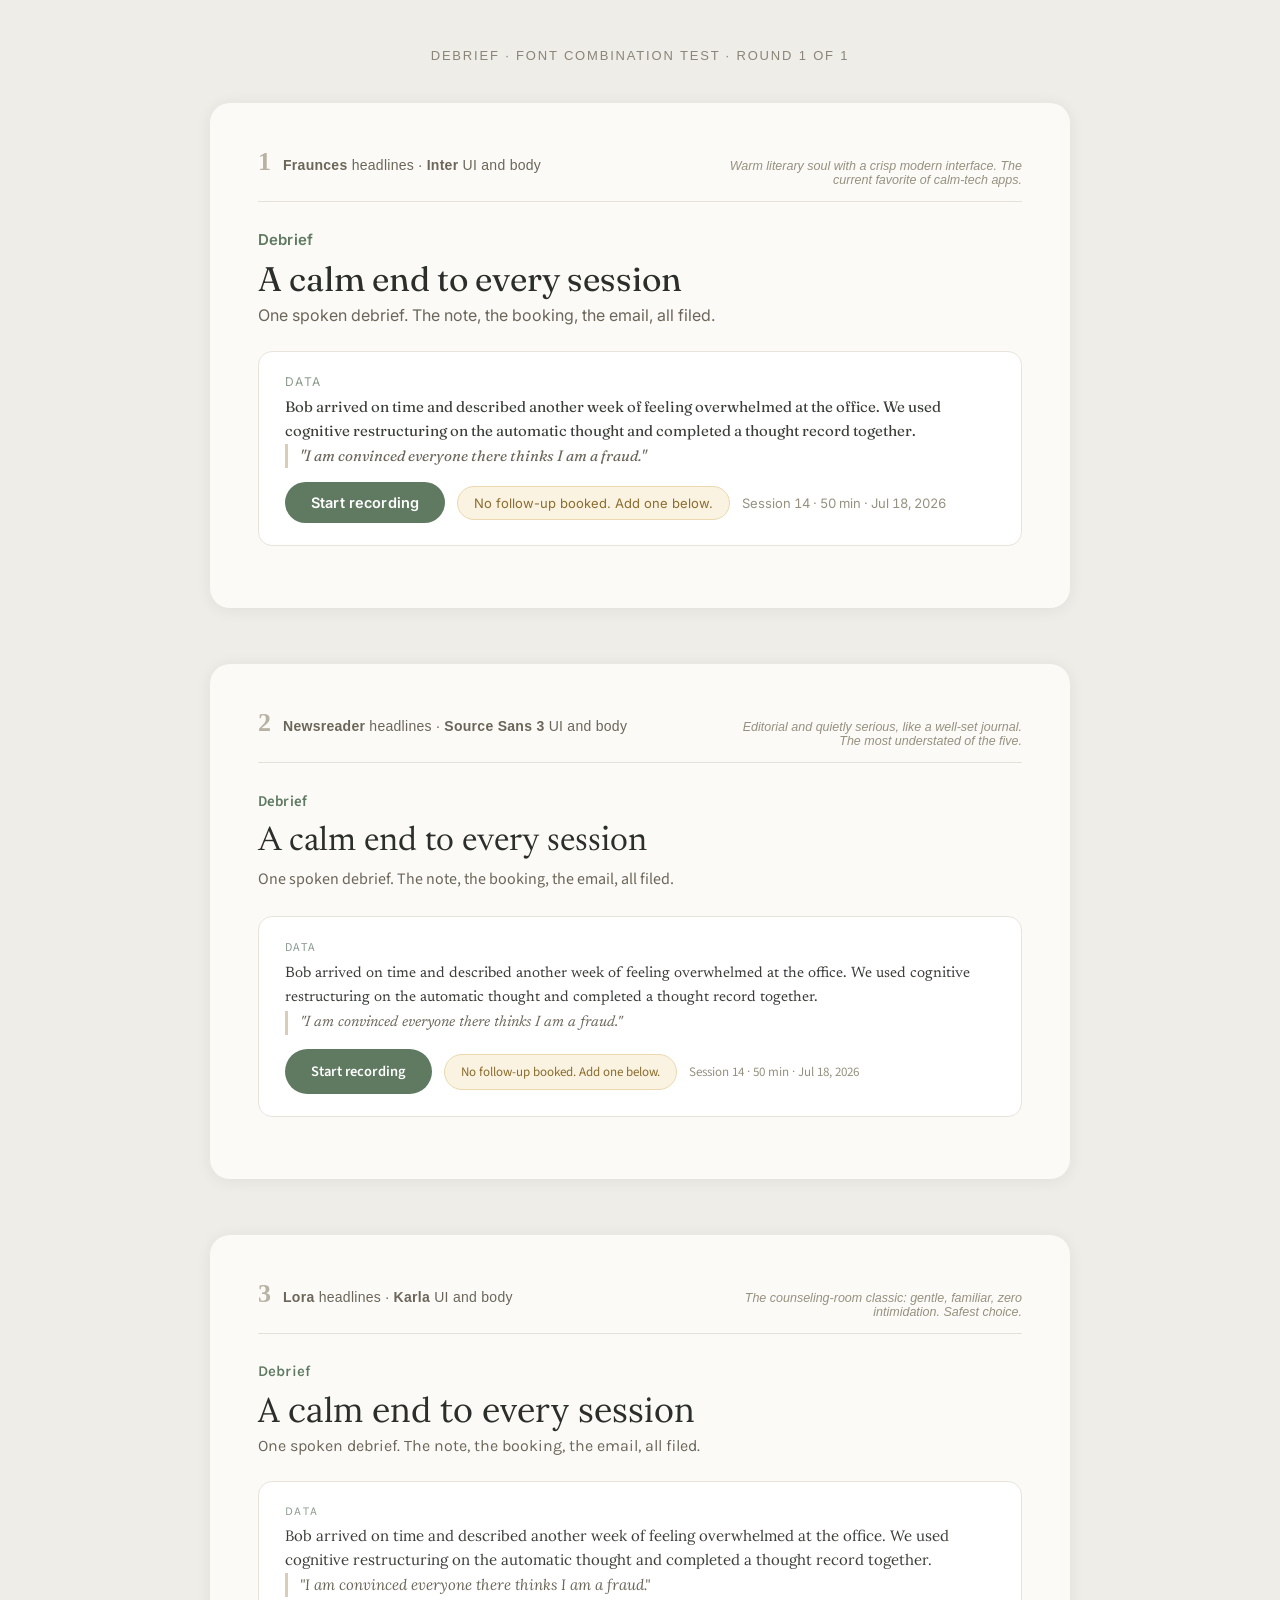
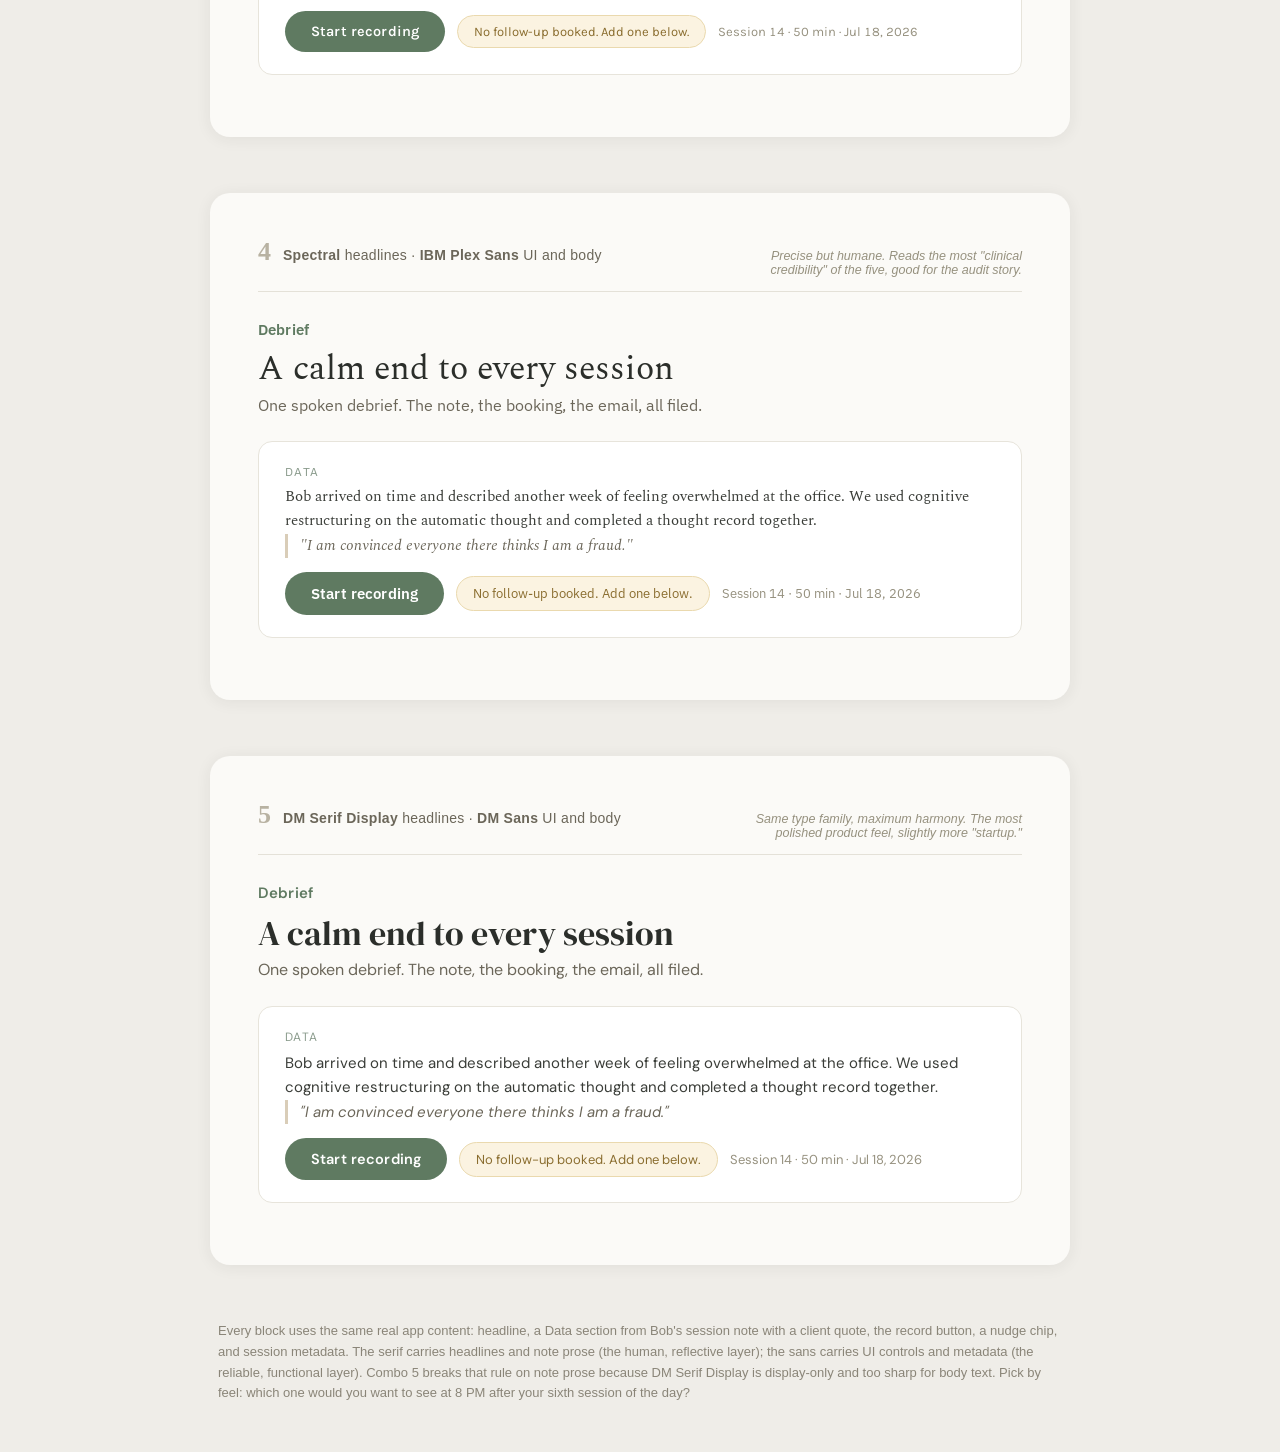
<file: preview/font-combos-round-1.html>
<!DOCTYPE html>
<html lang="en">
<head>
<meta charset="UTF-8">
<meta name="viewport" content="width=device-width, initial-scale=1.0">
<title>Debrief · Font Combo Test · Round 1</title>
<style>
@import url('https://fonts.googleapis.com/css2?family=Fraunces:opsz,wght@9..144,400;9..144,600&family=Inter:wght@400;500;600&family=Newsreader:opsz,wght@6..72,400;6..72,600&family=Source+Sans+3:wght@400;600&family=Lora:wght@400;600&family=Karla:wght@400;500;600&family=Spectral:wght@400;600&family=IBM+Plex+Sans:wght@400;500;600&family=DM+Serif+Display&family=DM+Sans:wght@400;500;600&display=swap');

* { margin: 0; padding: 0; box-sizing: border-box; }
body { background: #EFEDE8; color: #2B2E2A; padding: 48px 24px; -webkit-font-smoothing: antialiased; font-family: -apple-system, sans-serif; }
.page-title { text-align: center; font-size: 13px; letter-spacing: 0.14em; text-transform: uppercase; color: #8A8578; margin-bottom: 40px; }
.combo { max-width: 860px; margin: 0 auto 56px; background: #FBFAF7; border-radius: 20px; padding: 44px 48px; box-shadow: 0 2px 16px rgba(43,46,42,0.07); }
.combo-label { display: flex; align-items: baseline; gap: 12px; margin-bottom: 28px; padding-bottom: 14px; border-bottom: 1px solid #E4E1D8; }
.combo-num { font-size: 26px; font-weight: 700; color: #B8B2A2; font-family: Georgia, serif; }
.combo-names { font-size: 14px; color: #6B6659; letter-spacing: 0.02em; }
.combo-why { margin-left: auto; font-size: 12.5px; color: #96917F; font-style: italic; max-width: 300px; text-align: right; }

.app-name { font-size: 15px; font-weight: 600; letter-spacing: 0.01em; color: #5F7A61; margin-bottom: 10px; }
.headline { font-size: 34px; line-height: 1.18; margin-bottom: 6px; }
.subline { font-size: 16px; color: #6B6659; margin-bottom: 26px; }

.note-card { background: #FFFFFF; border: 1px solid #E7E4DB; border-radius: 14px; padding: 22px 26px; margin-bottom: 18px; }
.note-h { font-size: 12px; letter-spacing: 0.12em; text-transform: uppercase; color: #8A9B8C; margin-bottom: 6px; }
.note-body { font-size: 15px; line-height: 1.62; color: #3A3D38; margin-bottom: 14px; }
.note-quote { border-left: 3px solid #D9CDB8; padding-left: 12px; color: #6B6659; font-style: italic; }

.ui-row { display: flex; gap: 12px; align-items: center; flex-wrap: wrap; }
.btn { background: #5F7A61; color: #fff; border-radius: 999px; padding: 12px 26px; font-size: 14.5px; font-weight: 600; letter-spacing: 0.01em; }
.chip { background: #FBF3E1; border: 1px solid #EAD9AE; color: #8A6D2F; border-radius: 999px; padding: 8px 16px; font-size: 13px; }
.meta { color: #96917F; font-size: 13px; font-variant-numeric: tabular-nums; }

.f1-serif { font-family: 'Fraunces', serif; } .f1-sans { font-family: 'Inter', sans-serif; }
.f2-serif { font-family: 'Newsreader', serif; } .f2-sans { font-family: 'Source Sans 3', sans-serif; }
.f3-serif { font-family: 'Lora', serif; } .f3-sans { font-family: 'Karla', sans-serif; }
.f4-serif { font-family: 'Spectral', serif; } .f4-sans { font-family: 'IBM Plex Sans', sans-serif; }
.f5-serif { font-family: 'DM Serif Display', serif; } .f5-sans { font-family: 'DM Sans', sans-serif; }

.footnote { max-width: 860px; margin: 0 auto; font-size: 13px; line-height: 1.6; color: #8A8578; padding: 0 8px; }
</style>
</head>
<body>
<div class="page-title">Debrief · Font Combination Test · Round 1 of 1</div>

<!-- 1: Fraunces + Inter -->
<div class="combo">
  <div class="combo-label"><span class="combo-num">1</span><span class="combo-names"><strong>Fraunces</strong> headlines · <strong>Inter</strong> UI and body</span><span class="combo-why">Warm literary soul with a crisp modern interface. The current favorite of calm-tech apps.</span></div>
  <div class="f1-sans app-name">Debrief</div>
  <div class="f1-serif headline">A calm end to every session</div>
  <div class="f1-sans subline">One spoken debrief. The note, the booking, the email, all filed.</div>
  <div class="note-card">
    <div class="f1-sans note-h">Data</div>
    <div class="f1-serif note-body">Bob arrived on time and described another week of feeling overwhelmed at the office. We used cognitive restructuring on the automatic thought and completed a thought record together.
    <div class="note-quote">"I am convinced everyone there thinks I am a fraud."</div></div>
    <div class="ui-row f1-sans"><span class="btn">Start recording</span><span class="chip">No follow-up booked. Add one below.</span><span class="meta">Session 14 · 50 min · Jul 18, 2026</span></div>
  </div>
</div>

<!-- 2: Newsreader + Source Sans 3 -->
<div class="combo">
  <div class="combo-label"><span class="combo-num">2</span><span class="combo-names"><strong>Newsreader</strong> headlines · <strong>Source Sans 3</strong> UI and body</span><span class="combo-why">Editorial and quietly serious, like a well-set journal. The most understated of the five.</span></div>
  <div class="f2-sans app-name">Debrief</div>
  <div class="f2-serif headline">A calm end to every session</div>
  <div class="f2-sans subline">One spoken debrief. The note, the booking, the email, all filed.</div>
  <div class="note-card">
    <div class="f2-sans note-h">Data</div>
    <div class="f2-serif note-body">Bob arrived on time and described another week of feeling overwhelmed at the office. We used cognitive restructuring on the automatic thought and completed a thought record together.
    <div class="note-quote">"I am convinced everyone there thinks I am a fraud."</div></div>
    <div class="ui-row f2-sans"><span class="btn">Start recording</span><span class="chip">No follow-up booked. Add one below.</span><span class="meta">Session 14 · 50 min · Jul 18, 2026</span></div>
  </div>
</div>

<!-- 3: Lora + Karla -->
<div class="combo">
  <div class="combo-label"><span class="combo-num">3</span><span class="combo-names"><strong>Lora</strong> headlines · <strong>Karla</strong> UI and body</span><span class="combo-why">The counseling-room classic: gentle, familiar, zero intimidation. Safest choice.</span></div>
  <div class="f3-sans app-name">Debrief</div>
  <div class="f3-serif headline">A calm end to every session</div>
  <div class="f3-sans subline">One spoken debrief. The note, the booking, the email, all filed.</div>
  <div class="note-card">
    <div class="f3-sans note-h">Data</div>
    <div class="f3-serif note-body">Bob arrived on time and described another week of feeling overwhelmed at the office. We used cognitive restructuring on the automatic thought and completed a thought record together.
    <div class="note-quote">"I am convinced everyone there thinks I am a fraud."</div></div>
    <div class="ui-row f3-sans"><span class="btn">Start recording</span><span class="chip">No follow-up booked. Add one below.</span><span class="meta">Session 14 · 50 min · Jul 18, 2026</span></div>
  </div>
</div>

<!-- 4: Spectral + IBM Plex Sans -->
<div class="combo">
  <div class="combo-label"><span class="combo-num">4</span><span class="combo-names"><strong>Spectral</strong> headlines · <strong>IBM Plex Sans</strong> UI and body</span><span class="combo-why">Precise but humane. Reads the most "clinical credibility" of the five, good for the audit story.</span></div>
  <div class="f4-sans app-name">Debrief</div>
  <div class="f4-serif headline">A calm end to every session</div>
  <div class="f4-sans subline">One spoken debrief. The note, the booking, the email, all filed.</div>
  <div class="note-card">
    <div class="f4-sans note-h">Data</div>
    <div class="f4-serif note-body">Bob arrived on time and described another week of feeling overwhelmed at the office. We used cognitive restructuring on the automatic thought and completed a thought record together.
    <div class="note-quote">"I am convinced everyone there thinks I am a fraud."</div></div>
    <div class="ui-row f4-sans"><span class="btn">Start recording</span><span class="chip">No follow-up booked. Add one below.</span><span class="meta">Session 14 · 50 min · Jul 18, 2026</span></div>
  </div>
</div>

<!-- 5: DM Serif Display + DM Sans -->
<div class="combo">
  <div class="combo-label"><span class="combo-num">5</span><span class="combo-names"><strong>DM Serif Display</strong> headlines · <strong>DM Sans</strong> UI and body</span><span class="combo-why">Same type family, maximum harmony. The most polished product feel, slightly more "startup."</span></div>
  <div class="f5-sans app-name">Debrief</div>
  <div class="f5-serif headline">A calm end to every session</div>
  <div class="f5-sans subline">One spoken debrief. The note, the booking, the email, all filed.</div>
  <div class="note-card">
    <div class="f5-sans note-h">Data</div>
    <div class="f5-serif note-body" style="font-family:'DM Sans',sans-serif;">Bob arrived on time and described another week of feeling overwhelmed at the office. We used cognitive restructuring on the automatic thought and completed a thought record together.
    <div class="note-quote">"I am convinced everyone there thinks I am a fraud."</div></div>
    <div class="ui-row f5-sans"><span class="btn">Start recording</span><span class="chip">No follow-up booked. Add one below.</span><span class="meta">Session 14 · 50 min · Jul 18, 2026</span></div>
  </div>
</div>

<div class="footnote">Every block uses the same real app content: headline, a Data section from Bob's session note with a client quote, the record button, a nudge chip, and session metadata. The serif carries headlines and note prose (the human, reflective layer); the sans carries UI controls and metadata (the reliable, functional layer). Combo 5 breaks that rule on note prose because DM Serif Display is display-only and too sharp for body text. Pick by feel: which one would you want to see at 8 PM after your sixth session of the day?</div>
</body>
</html>
</file>
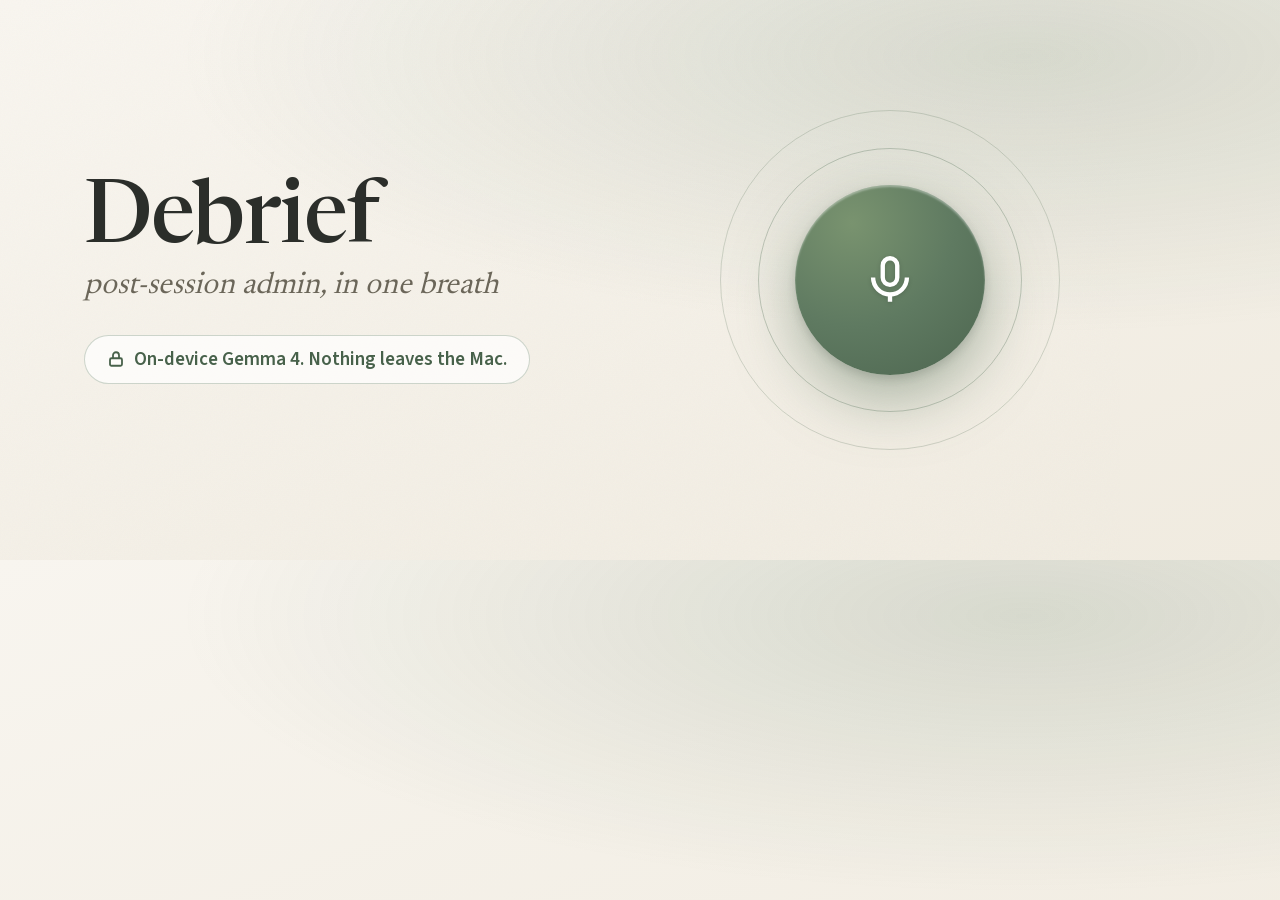
<file: preview/kaggle-card.html>
<!doctype html>
<html><head><meta charset="utf-8"><style>
@font-face { font-family:'Newsreader'; font-weight:400 600; src:url('/static/fonts/newsreader-latin.woff2') format('woff2'); }
@font-face { font-family:'Source Sans 3'; font-weight:400 600; src:url('/static/fonts/source-sans-3-latin.woff2') format('woff2'); }
* { margin:0; box-sizing:border-box; }
body {
  width:1120px; height:560px; overflow:hidden;
  background: radial-gradient(120% 90% at 80% 10%, rgba(95,122,97,0.20), rgba(95,122,97,0) 55%),
              linear-gradient(160deg, #f8f5ef 0%, #f0ebe0 100%);
  font-family:'Source Sans 3', sans-serif; color:#2b2e2a;
  display:flex; align-items:center; position:relative;
  -webkit-font-smoothing: antialiased;
}
body::before { content:""; position:absolute; inset:0; opacity:0.5;
  background-image:url("data:image/svg+xml,%3Csvg xmlns='http://www.w3.org/2000/svg' width='140' height='140'%3E%3Cfilter id='n'%3E%3CfeTurbulence type='fractalNoise' baseFrequency='0.85' numOctaves='2' stitchTiles='stitch'/%3E%3C/filter%3E%3Crect width='100%25' height='100%25' filter='url(%23n)' opacity='0.05'/%3E%3C/svg%3E"); }
.left { flex:1; padding:0 0 0 84px; position:relative; }
h1 { font-family:'Newsreader', serif; font-size:88px; font-weight:500; letter-spacing:-0.02em; }
.tag { font-family:'Newsreader', serif; font-style:italic; font-size:30px; color:#6b6659; margin-top:6px; }
.badge { display:inline-flex; align-items:center; gap:9px; margin-top:34px; font-size:19px; font-weight:600; color:#47614a;
  background:rgba(255,255,255,0.7); border:1.5px solid rgba(95,122,97,0.3); border-radius:999px; padding:10px 22px; }
.badge svg { width:18px; height:18px; }
.right { width:460px; height:100%; display:grid; place-items:center; position:relative; }
.ring { position:absolute; border-radius:999px; border:1.5px solid rgba(95,122,97,0.25); }
.r1 { width:340px; height:340px; }
.r2 { width:264px; height:264px; border-color:rgba(95,122,97,0.35); }
.btn { width:190px; height:190px; border-radius:999px; position:relative;
  background: radial-gradient(120% 120% at 30% 20%, #79936f 0%, #5f7a61 45%, #48604b 100%);
  box-shadow: 0 4px 8px rgba(43,46,42,0.15), 0 24px 60px rgba(95,122,97,0.5), inset 0 2px 2px rgba(255,255,255,0.35);
  display:grid; place-items:center; }
.btn svg { width:58px; height:58px; color:#fff; filter:drop-shadow(0 1px 2px rgba(0,0,0,0.15)); }
</style></head><body>
<div class="left">
  <h1>Debrief</h1>
  <div class="tag">post-session admin, in one breath</div>
  <div class="badge"><svg viewBox="0 0 24 24" fill="none" stroke="currentColor" stroke-width="2.4"><rect x="4" y="11" width="16" height="10" rx="2"/><path d="M8 11V7a4 4 0 0 1 8 0v4"/></svg>On-device Gemma 4. Nothing leaves the Mac.</div>
</div>
<div class="right">
  <div class="ring r1"></div><div class="ring r2"></div>
  <div class="btn"><svg viewBox="0 0 24 24" fill="none" stroke="currentColor" stroke-width="1.8"><rect x="9" y="3" width="6" height="11" rx="3"/><path d="M5 11a7 7 0 0 0 14 0M12 18v3"/></svg></div>
</div>
</body></html>
</file>
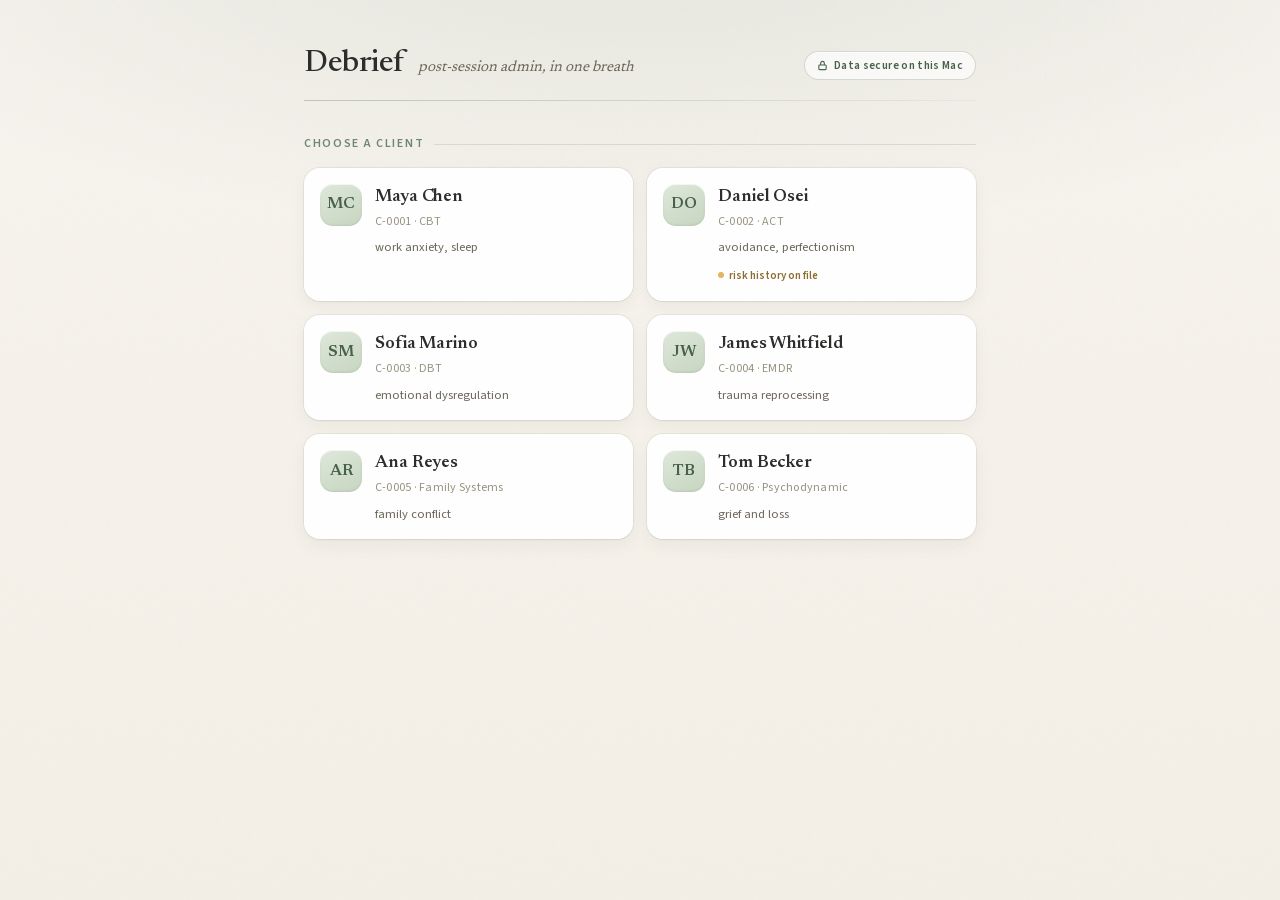
<file: preview/kaggle-shots.html>
<!doctype html>
<html lang="en">
<head>
<meta charset="utf-8" />
<meta name="viewport" content="width=device-width, initial-scale=1" />
<title>Debrief</title>
<style>
  /* Self-hosted fonts (latin subset). Both are variable woff2 files that
     cover the full weight range from a single file, so no network is needed. */
  @font-face {
    font-family: 'Newsreader';
    font-style: normal;
    font-weight: 400 600;
    font-display: swap;
    src: url('/static/fonts/newsreader-latin.woff2') format('woff2');
  }
  @font-face {
    font-family: 'Source Sans 3';
    font-style: normal;
    font-weight: 400 600;
    font-display: swap;
    src: url('/static/fonts/source-sans-3-latin.woff2') format('woff2');
  }

  :root {
    /* Quiet Sage palette */
    --bg: #f7f4ee;            /* warm cream app background */
    --panel: #ffffff;         /* cards / surfaces */
    --panel-2: #fbfaf7;       /* secondary surface */
    --ink: #2b2e2a;           /* primary text */
    --ink-soft: #6b6659;      /* secondary text */
    --ink-faint: #96917f;     /* tertiary / meta */
    --line: #e7e2d6;          /* card + surface borders */
    --divider: #e4e1d8;       /* subtle dividers */
    --accent: #5f7a61;        /* deep sage, primary action */
    --accent-hover: #4e6650;  /* hover / pressed */
    --accent-soft: #ecf1ea;   /* soft sage tint */
    --accent-ink: #47614a;    /* readable sage on tint */
    --sage-label: #6e8570;    /* DAP + section heading tint */
    --soft-sage: #a8bca1;     /* selected card border */
    --terracotta: #c97b5d;    /* recording-active accent */
    --amber: #8a6d2f;         /* risk + nudge text */
    --amber-soft: #fbf3e1;    /* risk + nudge background */
    --amber-line: #e4b363;    /* risk + nudge border */
    --red: #b3524a;           /* error text */
    --red-soft: #fbeeec;      /* error background */
    --green: #5f7a61;         /* success status dot */
    --focus: rgba(95,122,97,0.4); /* focus ring, deep sage @ 40% */
    --font-serif: 'Newsreader', Georgia, 'Times New Roman', serif;
    --font-sans: 'Source Sans 3', -apple-system, BlinkMacSystemFont, "Segoe UI", Roboto, Helvetica, Arial, sans-serif;
    --radius-lg: 20px;
    --radius: 14px;
    --radius-sm: 10px;
    --shadow-sm: 0 1px 2px rgba(43,46,42,0.05), 0 2px 6px rgba(43,46,42,0.04);
    --shadow: 0 2px 6px rgba(43,46,42,0.06), 0 10px 30px rgba(43,46,42,0.07);
    --card-ring: 0 0 0 1px rgba(43,46,42,0.06);
    --grain: url("data:image/svg+xml,%3Csvg xmlns='http://www.w3.org/2000/svg' width='140' height='140'%3E%3Cfilter id='n'%3E%3CfeTurbulence type='fractalNoise' baseFrequency='0.85' numOctaves='2' stitchTiles='stitch'/%3E%3C/filter%3E%3Crect width='100%25' height='100%25' filter='url(%23n)' opacity='0.05'/%3E%3C/svg%3E");
  }

  * { box-sizing: border-box; }

  html, body {
    margin: 0;
    padding: 0;
    background:
      radial-gradient(120% 60% at 50% -10%, rgba(95,122,97,0.13), rgba(95,122,97,0) 60%),
      linear-gradient(180deg, #f8f5ef 0%, #f4f0e7 100%);
    background-attachment: fixed;
    min-height: 100vh;
    color: var(--ink);
    font-family: var(--font-sans);
    -webkit-font-smoothing: antialiased;
    text-rendering: optimizeLegibility;
    font-optical-sizing: auto;
    line-height: 1.55;
  }
  body::before {
    content: "";
    position: fixed;
    inset: 0;
    background-image: var(--grain);
    mix-blend-mode: multiply;
    pointer-events: none;
    z-index: 0;
  }

  :focus-visible {
    outline: 3px solid var(--focus);
    outline-offset: 2px;
  }

  .wrap {
    position: relative;
    z-index: 1;
    max-width: 720px;
    margin: 0 auto;
    padding: 40px 24px 80px;
  }

  header.app {
    display: flex;
    align-items: baseline;
    gap: 14px;
    margin-bottom: 0;
  }
  header.app h1 {
    font-family: var(--font-serif);
    font-size: 31px;
    font-weight: 500;
    letter-spacing: -0.015em;
    margin: 0;
  }
  header.app .sub {
    font-family: var(--font-serif);
    font-style: italic;
    font-size: 15px;
    color: var(--ink-soft);
  }
  .local-badge {
    margin-left: auto;
    display: inline-flex;
    align-items: center;
    gap: 6px;
    font-size: 11.5px;
    font-weight: 600;
    color: var(--accent-ink);
    background: rgba(255,255,255,0.65);
    border: 1px solid rgba(95,122,97,0.25);
    border-radius: 999px;
    padding: 5px 12px;
    letter-spacing: 0.03em;
    box-shadow: inset 0 1px 0 rgba(255,255,255,0.8);
  }
  .local-badge svg { width: 11px; height: 11px; flex: none; }
  .head-rule {
    height: 1px;
    background: linear-gradient(90deg, rgba(95,122,97,0.35), rgba(95,122,97,0.06));
    margin-top: 12px;
  }

  .step-title {
    display: flex;
    align-items: center;
    gap: 10px;
    font-size: 12px;
    font-weight: 600;
    text-transform: uppercase;
    letter-spacing: 0.14em;
    color: var(--sage-label);
    margin: 34px 0 14px;
  }
  .step-title::after { content: ""; height: 1px; flex: 1; background: rgba(95,122,97,0.18); }

  .panel {
    background: rgba(255,255,255,0.94);
    border-radius: var(--radius-lg);
    box-shadow: var(--card-ring), var(--shadow-sm);
    padding: 22px 24px;
  }

  .clients {
    display: grid;
    grid-template-columns: 1fr 1fr;
    gap: 14px;
  }
  @media (max-width: 560px) { .clients { grid-template-columns: 1fr; } }

  .client-card {
    position: relative;
    display: flex;
    gap: 13px;
    align-items: flex-start;
    text-align: left;
    background: rgba(255,255,255,0.92);
    border: none;
    border-radius: 16px;
    padding: 16px 16px 15px;
    cursor: pointer;
    font: inherit;
    color: inherit;
    box-shadow: var(--card-ring), 0 1px 2px rgba(43,46,42,0.05), 0 6px 18px rgba(43,46,42,0.05);
    transition-property: box-shadow, transform;
    transition-duration: 200ms;
    transition-timing-function: cubic-bezier(0.2, 0, 0, 1);
  }
  .client-card:hover {
    transform: translateY(-2px);
    box-shadow: 0 0 0 1px rgba(95,122,97,0.25), 0 2px 6px rgba(43,46,42,0.06), 0 14px 34px rgba(43,46,42,0.10);
  }
  .client-card:hover .card-arrow { opacity: 1; transform: none; }
  .client-card:active { transform: translateY(-2px) scale(0.98); }
  .client-card .mono {
    flex: none;
    width: 42px;
    height: 42px;
    border-radius: 13px;
    background: linear-gradient(150deg, #dfe8db, #c6d5c0);
    box-shadow: inset 0 1px 0 rgba(255,255,255,0.7), inset 0 -1px 2px rgba(95,122,97,0.15);
    display: grid;
    place-items: center;
    font-family: var(--font-serif);
    font-weight: 600;
    font-size: 16px;
    color: var(--accent-ink);
  }
  .client-card .name { font-family: var(--font-serif); font-weight: 600; font-size: 17.5px; letter-spacing: -0.005em; }
  .client-card .meta { font-size: 12px; color: var(--ink-faint); margin-top: 2px; letter-spacing: 0.02em; }
  .client-card .concerns { font-size: 12.5px; color: var(--ink-soft); margin-top: 7px; text-wrap: pretty; }
  .card-arrow {
    position: absolute;
    right: 14px;
    top: 16px;
    color: var(--accent-ink);
    opacity: 0;
    transform: translateX(-4px);
    transition: opacity 200ms cubic-bezier(0.2,0,0,1), transform 200ms cubic-bezier(0.2,0,0,1);
  }
  .tag-risk {
    display: inline-flex;
    align-items: center;
    gap: 5px;
    margin-top: 9px;
    font-size: 11px;
    font-weight: 600;
    color: var(--amber);
  }
  .tag-risk::before { content: ""; width: 6px; height: 6px; border-radius: 999px; background: var(--amber-line); }

  .record-stage {
    display: flex;
    flex-direction: column;
    align-items: center;
    gap: 14px;
    padding: 36px 24px 36px;
  }
  .record-client { font-family: var(--font-serif); font-size: 17px; color: var(--ink-soft); }
  .record-client b { color: var(--ink); font-weight: 600; }

  .rec-wrap { position: relative; width: 196px; height: 196px; display: grid; place-items: center; margin: -4px 0; }
  .ring { position: absolute; inset: 0; border-radius: 999px; border: 1px solid rgba(95,122,97,0.22); pointer-events: none; }
  .ring.r2 { inset: 22px; border-color: rgba(95,122,97,0.32); }
  .rec-wrap.recording .ring { border-color: rgba(201,123,93,0.35); animation: ripple 2s ease-out infinite; }
  .rec-wrap.recording .ring.r2 { animation-delay: 0.5s; }
  @keyframes ripple {
    0% { transform: scale(0.84); opacity: 0; }
    30% { opacity: 1; }
    100% { transform: scale(1.05); opacity: 0; }
  }

  .rec-btn {
    position: relative;
    width: 132px;
    height: 132px;
    border-radius: 999px;
    border: none;
    cursor: pointer;
    background: radial-gradient(120% 120% at 30% 20%, #79936f 0%, #5f7a61 45%, #48604b 100%);
    color: #fff;
    box-shadow: 0 2px 4px rgba(43,46,42,0.15), 0 14px 34px rgba(95,122,97,0.45), inset 0 1px 1px rgba(255,255,255,0.35);
    transition-property: transform, box-shadow;
    transition-duration: 160ms;
    transition-timing-function: cubic-bezier(0.2, 0, 0, 1);
    animation: breathe 3.4s ease-in-out infinite;
  }
  @keyframes breathe { 0%, 100% { transform: scale(1); } 50% { transform: scale(1.025); } }
  .rec-btn:active { transform: scale(0.96); animation: none; }
  .rec-btn .icon-mic, .rec-btn .icon-stop {
    position: absolute;
    inset: 0;
    display: grid;
    place-items: center;
    transition-property: opacity, transform, filter;
    transition-duration: 300ms;
    transition-timing-function: cubic-bezier(0.2, 0, 0, 1);
  }
  .rec-btn svg { width: 40px; height: 40px; filter: drop-shadow(0 1px 1px rgba(0,0,0,0.15)); }
  .rec-btn .icon-stop { opacity: 0; transform: scale(0.25); filter: blur(4px); }
  .rec-btn .icon-stop .sq { width: 30px; height: 30px; border-radius: 8px; background: #fff; }
  .rec-btn.recording {
    background: radial-gradient(120% 120% at 30% 20%, #d99270 0%, #c97b5d 50%, #ad6249 100%);
    box-shadow: 0 2px 4px rgba(43,46,42,0.15), 0 14px 34px rgba(201,123,93,0.45), inset 0 1px 1px rgba(255,255,255,0.35);
    animation: none;
  }
  .rec-btn.recording .icon-mic { opacity: 0; transform: scale(0.25); filter: blur(4px); }
  .rec-btn.recording .icon-stop { opacity: 1; transform: scale(1); filter: blur(0); }

  .wave { display: flex; align-items: center; justify-content: center; gap: 3px; height: 30px; visibility: hidden; }
  .wave.on { visibility: visible; }
  .wave i {
    width: 3.5px;
    height: 28px;
    border-radius: 3px;
    background: var(--terracotta);
    transform: scaleY(0.12);
    transform-origin: center;
  }

  .dictate-guide {
    width: 100%;
    max-width: 380px;
    background: var(--panel-2);
    border: 1px solid var(--line);
    border-radius: var(--radius);
    padding: 14px 18px 12px;
    margin-top: 6px;
  }
  .dictate-guide .dg-title {
    font-size: 11.5px;
    text-transform: uppercase;
    letter-spacing: 0.08em;
    color: var(--ink-faint);
    margin-bottom: 8px;
  }
  .dictate-guide ul { list-style: none; margin: 0; padding: 0; }
  .dictate-guide li {
    font-size: 13px;
    color: var(--ink-soft);
    padding: 4px 0 4px 18px;
    position: relative;
    text-wrap: pretty;
  }
  .dictate-guide li::before {
    content: "";
    position: absolute;
    left: 2px;
    top: 11px;
    width: 6px;
    height: 6px;
    border-radius: 999px;
    background: var(--accent);
    opacity: 0.55;
  }

  .timer {
    font-family: var(--font-serif);
    font-size: 38px;
    font-weight: 500;
    letter-spacing: 0.01em;
    font-variant-numeric: tabular-nums;
    color: var(--ink);
  }
  .timer.idle { color: var(--ink-faint); }
  .hint { font-size: 13px; color: var(--ink-faint); text-align: center; max-width: 340px; text-wrap: pretty; }

  .processing { display: flex; flex-direction: column; align-items: center; gap: 16px; padding: 56px 24px; }
  .spinner {
    width: 34px; height: 34px; border-radius: 999px;
    border: 3px solid var(--line); border-top-color: var(--accent);
    animation: spin 0.9s linear infinite;
  }
  @keyframes spin { to { transform: rotate(360deg); } }
  .processing .label { color: var(--ink-soft); font-size: 14px; text-align: center; text-wrap: pretty; }

  .proc-steps { max-width: 380px; margin: 24px auto 0; padding: 20px 24px 16px; }
  .pstep { display: flex; align-items: center; gap: 12px; padding: 9px 0; }
  .pstep .ic { flex: none; width: 22px; height: 22px; border-radius: 999px; display: grid; place-items: center; }
  .pstep .ic svg { width: 12px; height: 12px; opacity: 0; transform: scale(0.25); filter: blur(4px); transition: opacity 300ms cubic-bezier(0.2,0,0,1), transform 300ms cubic-bezier(0.2,0,0,1), filter 300ms cubic-bezier(0.2,0,0,1); }
  .pstep.done .ic { background: var(--accent-soft); color: var(--accent-ink); border: none; }
  .pstep.done .ic svg { opacity: 1; transform: scale(1); filter: blur(0); }
  .pstep.active .ic { border: 2.5px solid var(--line); border-top-color: var(--accent); animation: spin 0.9s linear infinite; }
  .pstep.todo .ic { border: 1.5px solid var(--line); }
  .pstep .t { font-size: 14px; transition: color 300ms, font-weight 300ms; }
  .pstep.done .t { color: var(--ink-soft); }
  .pstep.active .t { font-weight: 600; color: var(--ink); }
  .pstep.todo .t { color: var(--ink-faint); }
  .local-note { display: flex; align-items: center; justify-content: center; gap: 6px; font-size: 12px; color: var(--ink-faint); margin: 14px 0 0; text-align: center; }
  .local-note svg { width: 11px; height: 11px; color: var(--accent-ink); flex: none; }

  .panel.doc {
    background: linear-gradient(180deg, #fffefb, #fdfcf8);
    box-shadow: var(--card-ring), 0 1px 2px rgba(43,46,42,0.05), 0 14px 40px rgba(43,46,42,0.08);
    padding: 26px 28px 22px;
  }
  .note-head { display: flex; align-items: center; gap: 10px; margin-bottom: 4px; flex-wrap: wrap; }
  .note-head h3 { margin: 0; font-family: var(--font-serif); font-size: 20px; font-weight: 600; letter-spacing: -0.005em; }
  .letterhead { display: flex; align-items: baseline; gap: 12px; flex-wrap: wrap; }
  .letterhead .who { font-family: var(--font-serif); font-size: 21px; font-weight: 600; letter-spacing: -0.01em; }
  .letterhead .date { font-size: 12.5px; color: var(--ink-faint); }
  .letterhead .stamps { margin-left: auto; display: inline-flex; gap: 6px; }
  .stamp {
    font-size: 10.5px;
    font-weight: 600;
    letter-spacing: 0.12em;
    text-transform: uppercase;
    color: var(--accent-ink);
    border: 1px solid rgba(95,122,97,0.4);
    border-radius: 6px;
    padding: 3px 8px;
    background: rgba(236,241,234,0.6);
    white-space: nowrap;
  }
  .stamp.risk { color: var(--amber); border-color: var(--amber-line); background: var(--amber-soft); }
  .dblrule { margin: 14px 0 4px; border-top: 1.5px solid rgba(43,46,42,0.35); border-bottom: 1px solid rgba(43,46,42,0.12); height: 3px; }
  .pill { font-size: 11px; border-radius: 999px; padding: 2px 9px; background: var(--accent-soft); color: var(--accent-ink); }
  .note-section { margin-top: 16px; padding-left: 16px; border-left: 2px solid rgba(95,122,97,0.35); }
  .note-section h4 {
    margin: 0 0 3px;
    font-size: 11.5px;
    text-transform: uppercase;
    letter-spacing: 0.14em;
    font-weight: 600;
    color: var(--sage-label);
  }
  .note-section p { margin: 0; font-family: var(--font-serif); font-size: 16.5px; line-height: 1.62; color: var(--ink); text-wrap: pretty; }
  .chips { display: flex; flex-wrap: wrap; gap: 6px; margin-top: 18px; }
  .chip { font-size: 12px; color: var(--accent-ink); border: 1px solid rgba(95,122,97,0.25); background: rgba(236,241,234,0.5); border-radius: 999px; padding: 3px 11px; }
  .chip.theme { color: var(--ink-soft); border-color: var(--line); background: rgba(251,250,247,0.8); }

  .risk {
    margin-top: 16px;
    border: 1px solid var(--amber-line);
    background: var(--amber-soft);
    border-radius: var(--radius);
    padding: 14px 16px;
  }
  .risk h4 { color: var(--amber); margin: 0 0 4px; font-size: 12px; text-transform: uppercase; letter-spacing: 0.07em; }
  .risk .row { font-size: 13.5px; margin-top: 6px; }
  .risk .row b { color: var(--ink); font-weight: 600; }

  details.transcript {
    margin-top: 16px;
    border: 1px solid var(--line);
    border-radius: var(--radius);
    padding: 4px 16px;
    background: var(--panel-2);
  }
  details.transcript summary {
    cursor: pointer;
    font-size: 13px;
    color: var(--ink-soft);
    padding: 10px 0;
    list-style: none;
  }
  details.transcript summary::-webkit-details-marker { display: none; }
  details.transcript summary::before { content: "Show "; }
  details.transcript[open] summary::before { content: "Hide "; }
  details.transcript p { font-size: 13.5px; color: var(--ink-soft); text-wrap: pretty; padding-bottom: 14px; margin: 0; }

  .actions-list { display: flex; flex-direction: column; gap: 12px; }
  .action {
    display: flex;
    gap: 13px;
    align-items: flex-start;
    border: 1px solid var(--line);
    border-radius: var(--radius);
    padding: 14px 16px;
    cursor: pointer;
    transition-property: border-color, background, opacity;
    transition-duration: 160ms;
    transition-timing-function: cubic-bezier(0.2, 0, 0, 1);
  }
  .action.on { border-color: #d8e0d4; background: var(--panel-2); }
  .action.off { opacity: 0.5; }
  .action input[type=checkbox] {
    width: 20px; height: 20px; margin: 1px 0 0; accent-color: var(--accent); cursor: pointer; flex: none;
  }
  .action .body { flex: 1; }
  .action .a-title { font-weight: 560; font-size: 14.5px; }
  .action .a-when { font-size: 13px; color: var(--accent-ink); margin-top: 3px; font-variant-numeric: tabular-nums; }
  .action .a-sub { font-size: 12.5px; color: var(--ink-faint); margin-top: 3px; }

  /* Nudges: soft amber gap flags above the action checklist */
  .nudges { display: flex; flex-direction: column; gap: 10px; margin-bottom: 14px; }
  .nudge {
    border: 1px solid var(--amber-line);
    background: var(--amber-soft);
    border-radius: var(--radius);
    padding: 11px 14px;
    font-size: 13px;
    color: var(--ink);
    text-wrap: pretty;
  }
  .nudge .n-text { color: var(--amber); font-weight: 560; }
  .nudge .n-sub { color: var(--ink-soft); margin-top: 2px; font-size: 12.5px; }
  .nudge-add {
    display: flex;
    flex-wrap: wrap;
    align-items: center;
    gap: 8px;
    margin-top: 10px;
  }
  .nudge-add input {
    font: inherit;
    font-size: 13px;
    border: 1px solid var(--line);
    border-radius: var(--radius-sm);
    padding: 7px 9px;
    background: var(--panel);
    color: var(--ink);
  }
  .nudge-add input[type=number] { width: 64px; }
  .nudge-add .unit { font-size: 12px; color: var(--ink-faint); }
  .btn-small {
    font: inherit;
    font-size: 13px;
    font-weight: 560;
    border: none;
    border-radius: var(--radius-sm);
    padding: 8px 14px;
    cursor: pointer;
    background: var(--accent);
    color: #fff;
    transition-property: transform, opacity;
    transition-duration: 140ms;
    transition-timing-function: cubic-bezier(0.2, 0, 0, 1);
  }
  .btn-small:active { transform: scale(0.96); }
  .btn-small:disabled { opacity: 0.5; cursor: default; }

  .suggestions { margin-top: 18px; }
  .suggestions h4 { font-size: 12px; text-transform: uppercase; letter-spacing: 0.07em; color: var(--ink-faint); margin: 0 0 6px; }
  .suggestions ul { margin: 0; padding-left: 18px; }
  .suggestions li { font-size: 13.5px; color: var(--ink-soft); margin-bottom: 5px; text-wrap: pretty; }
  .disclaimer { font-size: 12px; color: var(--ink-faint); margin-top: 10px; font-style: italic; text-wrap: pretty; }

  .btn {
    font: inherit;
    font-weight: 560;
    font-size: 15px;
    border: none;
    border-radius: var(--radius);
    padding: 14px 22px;
    cursor: pointer;
    transition-property: transform, box-shadow, background, opacity;
    transition-duration: 160ms;
    transition-timing-function: cubic-bezier(0.2, 0, 0, 1);
  }
  .btn:active { transform: scale(0.97); }
  .btn-primary { background: var(--accent); color: #fff; box-shadow: 0 3px 10px rgba(95,122,97,0.28); }
  .btn-primary:hover { background: var(--accent-hover); box-shadow: 0 5px 16px rgba(95,122,97,0.34); }
  .btn-primary:disabled { background: var(--ink-faint); box-shadow: none; cursor: default; opacity: 0.7; }
  .btn-ghost { background: transparent; color: var(--ink-soft); }
  .btn-ghost:hover { color: var(--ink); }
  .actions-bar { display: flex; align-items: center; gap: 12px; margin-top: 26px; }
  .actions-bar .grow { flex: 1; }

  .result-action {
    display: flex; align-items: flex-start; gap: 12px;
    padding: 13px 0;
    border-bottom: 1px solid var(--line);
  }
  .result-action:last-child { border-bottom: none; }
  .status-dot { width: 10px; height: 10px; border-radius: 999px; margin-top: 6px; flex: none; }
  .status-ok { background: var(--green); }
  .status-failed { background: var(--red); }
  .status-skipped { background: var(--ink-faint); }
  .result-action .r-title { font-size: 14.5px; font-weight: 540; }
  .result-action .r-detail { font-size: 13px; color: var(--ink-soft); margin-top: 2px; text-wrap: pretty; overflow-wrap: anywhere; }

  .verify-card {
    border: 1px solid #d8e0d4;
    background: var(--accent-soft);
    border-radius: var(--radius);
    padding: 14px 16px;
    margin-top: 12px;
  }
  .verify-card.unconfirmed { border-color: var(--amber-line); background: var(--amber-soft); }
  .verify-head { display: flex; align-items: center; gap: 8px; font-size: 13px; font-weight: 600; color: var(--accent-ink); }
  .verify-card.unconfirmed .verify-head { color: var(--amber); }
  .verify-surface { text-transform: capitalize; }
  .verify-quote { font-size: 13.5px; color: var(--ink); margin-top: 8px; font-style: italic; text-wrap: pretty; }
  .verify-quote::before { content: "\201C"; }
  .verify-quote::after { content: "\201D"; }

  .timings { font-size: 12px; color: var(--ink-faint); margin-top: 18px; font-variant-numeric: tabular-nums; }

  .banner {
    border-radius: var(--radius);
    padding: 12px 15px;
    font-size: 13.5px;
    margin-top: 14px;
    text-wrap: pretty;
    overflow-wrap: anywhere;
  }
  .banner-error { background: var(--red-soft); color: var(--red); border: 1px solid #eccbc7; }

  .enter { animation: rise 380ms cubic-bezier(0.2, 0, 0, 1) both; }
  @keyframes rise { from { opacity: 0; transform: translateY(8px); } to { opacity: 1; transform: none; } }
  .d1 { animation-delay: 40ms; }
  .d2 { animation-delay: 120ms; }
  .d3 { animation-delay: 200ms; }

  .backlink { background: none; border: none; color: var(--ink-soft); font: inherit; font-size: 13px; cursor: pointer; padding: 0; margin-bottom: 4px; }
  .backlink:hover { color: var(--ink); }

  @media (prefers-reduced-motion: reduce) {
    .rec-btn, .rec-wrap.recording .ring, .enter { animation: none !important; }
    .client-card, .client-card:hover { transform: none; }
  }
</style>
</head>
<body>
<div class="wrap">
  <header class="app">
    <h1>Debrief</h1>
    <span class="sub">post-session admin, in one breath</span>
    <span class="local-badge"><svg viewBox="0 0 24 24" fill="none" stroke="currentColor" stroke-width="2.4" aria-hidden="true"><rect x="4" y="11" width="16" height="10" rx="2"/><path d="M8 11V7a4 4 0 0 1 8 0v4"/></svg>Data secure on this Mac</span>
  </header>
  <div class="head-rule"></div>
  <div id="app"></div>
</div>

<script>
const MOCK_CLIENTS = [
  {client_id:"C-0001", name:"Maya Chen", framework:"CBT", presenting_concerns:["work anxiety","sleep"], risk_flags:[]},
  {client_id:"C-0002", name:"Daniel Osei", framework:"ACT", presenting_concerns:["avoidance","perfectionism"], risk_flags:["risk"]},
  {client_id:"C-0003", name:"Sofia Marino", framework:"DBT", presenting_concerns:["emotional dysregulation"], risk_flags:[]},
  {client_id:"C-0004", name:"James Whitfield", framework:"EMDR", presenting_concerns:["trauma reprocessing"], risk_flags:[]},
  {client_id:"C-0005", name:"Ana Reyes", framework:"Family Systems", presenting_concerns:["family conflict"], risk_flags:[]},
  {client_id:"C-0006", name:"Tom Becker", framework:"Psychodynamic", presenting_concerns:["grief and loss"], risk_flags:[]}
];
const MOCK_PLAN = {
  client_id:"C-0001",
  client:{name:"Maya Chen", first_name:"Maya", framework:"CBT"},
  session_meta:{session_date:"2026-07-18"},
  note:{
    data:"Maya reported two panic episodes at work this week, both preceded by an email from her manager. She used the breathing protocol once with partial success. Sleep improved to six hours with the wind-down routine. She said, \"I keep waiting for them to figure out I am a fraud.\"",
    assessment:"Catastrophic appraisal of workplace evaluation remains the core maintaining factor for panic. Engagement with thought records is strong and she is beginning to generate alternative appraisals independently. Sleep gains appear stable.",
    plan:"Continue thought records targeting evaluation fears. Introduce a behavioral experiment around asking her manager for feedback. Review the panic log next session.",
    risk_present:false,
    interventions:["thought records","cognitive restructuring"],
    themes:["work anxiety","perfectionism","sleep"]
  },
  corrected_transcript:"Saw Maya today. Two panic episodes at work this week, both after an email from her manager. We did cognitive restructuring on the fraud thought and she landed on a believable alternative. Sleep is up to six hours with the wind-down routine. Book her for next Tuesday at three, and send her the thought record worksheet with the confirmation.",
  actions:[
    {type:"schedule_followup", datetime_display:"Tuesday, July 21, 2026 at 3:00 PM", duration_min:50, title:"Maya 3:00 PM session", label:"Book follow-up", enabled:true},
    {type:"draft_client_email", purpose:"confirmation and homework", attachment_name:"thought record worksheet", label:"Draft client email", enabled:true}
  ],
  unsupported_requests:[],
  next_session_suggestions:["Review the panic log and completed thought records","Set up the feedback-request behavioral experiment"],
  errors:[]
};
const MOCK_RESULT = {
  actions:[
    {type:"schedule_followup", status:"ok", detail:"Created \"Maya 3:00 PM session\", Tuesday, July 21, 2026, 3:00 to 3:50 PM"},
    {type:"draft_client_email", status:"ok", detail:"Draft in Apple Mail with thought record worksheet attached. Not sent."}
  ],
  note_path:"DebriefVault/Clients/C-0001/Sessions/2026-07-18 Session 12.md",
  verification:[
    {surface:"calendar", confirmed:true, what_i_see:"A green event block on Tuesday July 21 from 3:00 PM to 3:50 PM titled Maya 3:00 PM session."},
    {surface:"obsidian", confirmed:true, what_i_see:"A note titled 2026-07-18 Session 12 with Data, Assessment, and Plan headings in the C-0001 Sessions folder."},
    {surface:"mail", confirmed:true, what_i_see:"A draft addressed to Maya with subject Session confirmation and homework, one attachment visible."}
  ],
  timings:{transcribe:6.2, correct:1.8, extract:38.4, actions:9.1, note:0.4, verify:21.7},
  errors:[]
};
const realFetch = window.fetch;
window.fetch = async (url, opts) => {
  if (String(url).includes("/api/clients")) return { ok: true, json: async () => MOCK_CLIENTS };
  return realFetch(url, opts);
};
</script>
<script>
const App = {
  state: "clients",
  clients: [],
  client: null,
  plan: null,
  result: null,
  error: null,
  mediaRecorder: null,
  chunks: [],
  seconds: 0,
  timerId: null,
  audioCtx: null,
  analyser: null,
  raf: null,
  procTimers: [],
};

const el = document.getElementById("app");
let stream = null;

function h(html) { const t = document.createElement("template"); t.innerHTML = html.trim(); return t.content.firstChild; }
function esc(s) { return (s == null ? "" : String(s)).replace(/[&<>"]/g, c => ({ "&":"&amp;","<":"&lt;",">":"&gt;","\"":"&quot;" }[c])); }
function fmtSecs(n) { const m = Math.floor(n/60), s = n%60; return `${String(m).padStart(2,"0")}:${String(s).padStart(2,"0")}`; }

function fmtClock(d) {
  let h = d.getHours() % 12 || 12;
  const mm = String(d.getMinutes()).padStart(2, "0");
  return `${h}:${mm} ${d.getHours() >= 12 ? "PM" : "AM"}`;
}
function fmtDateTimeDisplay(d) {
  const day = d.toLocaleDateString("en-US", { weekday: "long", month: "long", day: "numeric", year: "numeric" });
  return `${day} at ${fmtClock(d)}`;
}

// Pure, deterministic gap detection over the plan JSON. No LLM involved.
// Returns a list of nudge descriptors; rendering decides how each looks.
function computeNudges(plan) {
  const acts = (plan && plan.actions) || [];
  const nudges = [];
  if (!acts.some(a => a.type === "schedule_followup")) {
    nudges.push({ id: "no-followup", text: "No follow-up booked.", sub: "Dictate again or add one below." });
  }
  if (!acts.some(a => a.type === "draft_client_email")) {
    nudges.push({ id: "no-email", text: "No client email requested." });
  }
  const unsupported = (plan && plan.unsupported_requests) || [];
  if (unsupported.length) {
    nudges.push({ id: "unsupported", text: "Heard but can't do yet: " + unsupported.join("; ") });
  }
  if (plan && plan.note && plan.note.risk_present) {
    nudges.push({ id: "risk", text: "Risk content documented.", sub: "Review the Risk section before executing." });
  }
  return nudges;
}
window.computeNudges = computeNudges;

function addManualFollowup(dateVal, timeVal, durVal) {
  const d = new Date(`${dateVal}T${timeVal}:00`);
  if (isNaN(d.getTime())) return;
  const first = (App.plan.client && App.plan.client.first_name) || "Client";
  const duration = Math.max(5, parseInt(durVal, 10) || 50);
  const iso = `${dateVal}T${timeVal}:00`;
  App.plan.actions.push({
    type: "schedule_followup",
    datetime_utterance: "manually added",
    resolved_datetime: iso,
    datetime_display: fmtDateTimeDisplay(d),
    duration_min: duration,
    title: `${first} ${fmtClock(d)} session`,
    label: `Book follow-up: ${fmtDateTimeDisplay(d)} (${duration} min)`,
    enabled: true,
  });
  render();
}

function addWorksheetEmail() {
  App.plan.actions.push({
    type: "draft_client_email",
    purpose: "confirmation and homework",
    attachment: "thought record worksheet",
    attachment_name: "thought record worksheet",
    label: "Draft confirmation email with the thought record worksheet",
    enabled: true,
  });
  render();
}

async function loadClients() {
  try {
    const r = await fetch("/api/clients");
    if (!r.ok) throw new Error("Could not load clients (" + r.status + ")");
    App.clients = await r.json();
  } catch (e) { App.error = e.message; }
  render();
}

function clearProcTimers() { (App.procTimers || []).forEach(clearTimeout); App.procTimers = []; }

function go(state) { clearProcTimers(); App.state = state; App.error = null; render(); }

function render() {
  el.innerHTML = "";
  if (App.error && (App.state === "clients" || App.state === "record")) {
    el.appendChild(h(`<div class="banner banner-error">${esc(App.error)}</div>`));
  }
  ({ clients: renderClients, record: renderRecord, processing: renderProcessing,
     review: renderReview, executing: renderExecuting, results: renderResults }[App.state] || renderClients)();
}

function renderClients() {
  el.appendChild(h(`<div class="step-title">Choose a client</div>`));
  const grid = h(`<div class="clients"></div>`);
  if (!App.clients.length) grid.appendChild(h(`<div class="hint">No clients found in the vault.</div>`));
  App.clients.forEach((c, i) => {
    const risk = (c.risk_flags && c.risk_flags.length) ? `<span class="tag-risk">risk history on file</span>` : "";
    const concerns = (c.presenting_concerns || []).join(", ");
    const initials = (c.name || "?").trim().split(/\s+/).map(w => w[0]).slice(0, 2).join("").toUpperCase();
    const card = h(`<button class="client-card enter d${Math.min(i+1,3)}">
      <span class="mono">${esc(initials)}</span>
      <span>
        <div class="name">${esc(c.name)}</div>
        <div class="meta">${esc(c.client_id)} &middot; ${esc(c.framework || "")}</div>
        <div class="concerns">${esc(concerns)}</div>
        ${risk}
      </span>
      <span class="card-arrow" aria-hidden="true"><svg width="15" height="15" viewBox="0 0 24 24" fill="none" stroke="currentColor" stroke-width="2.2"><path d="M5 12h14M13 6l6 6-6 6"/></svg></span>
    </button>`);
    card.onclick = () => { App.client = c; go("record"); };
    grid.appendChild(card);
  });
  el.appendChild(grid);
}

function renderRecord() {
  const c = App.client;
  const bars = Array.from({ length: 24 }, () => "<i></i>").join("");
  const stage = h(`<div class="panel record-stage enter">
    <button class="backlink">&larr; back to clients</button>
    <div class="record-client">Debrief for <b>${esc(c.name)}</b> &middot; ${esc(c.framework || "")}</div>
    <div class="rec-wrap" id="recWrap">
      <div class="ring"></div>
      <div class="ring r2"></div>
      <button class="rec-btn" id="recBtn" aria-label="Start recording">
        <span class="icon-mic"><svg viewBox="0 0 24 24" fill="none" stroke="currentColor" stroke-width="1.8"><rect x="9" y="3" width="6" height="11" rx="3"/><path d="M5 11a7 7 0 0 0 14 0M12 18v3"/></svg></span>
        <span class="icon-stop"><span class="sq"></span></span>
      </button>
    </div>
    <div class="timer idle" id="timer">00:00</div>
    <div class="wave" id="wave" aria-hidden="true">${bars}</div>
    <div class="hint" id="recHint">Tap to record. Speak your note, the follow-up time, and any email you want drafted.</div>
    <div class="dictate-guide">
      <div class="dg-title">While you dictate</div>
      <ul>
        <li>What happened this session and how the client responded</li>
        <li>A risk check, if it came up</li>
        <li>When you would like the next appointment</li>
        <li>Any email to send, with resources or reminders</li>
        <li>Homework you assigned</li>
      </ul>
    </div>
  </div>`);
  stage.querySelector(".backlink").onclick = () => { stopStream(); go("clients"); };
  stage.querySelector("#recBtn").onclick = toggleRecord;
  el.appendChild(stage);
}

const CHECK_SVG = `<svg viewBox="0 0 24 24" fill="none" stroke="currentColor" stroke-width="3"><path d="M4 12l5 5L20 6"/></svg>`;
const LOCK_SVG = `<svg viewBox="0 0 24 24" fill="none" stroke="currentColor" stroke-width="2.4" aria-hidden="true"><rect x="4" y="11" width="16" height="10" rx="2"/><path d="M8 11V7a4 4 0 0 1 8 0v4"/></svg>`;

function renderProcessing() {
  const steps = ["Transcribe the recording", "Tidy clinical terms", "Draft the DAP note", "Plan admin actions"];
  const panel = h(`<div class="panel proc-steps enter">
    ${steps.map((t, i) => `<div class="pstep ${i === 0 ? "active" : "todo"}"><span class="ic">${CHECK_SVG}</span><span class="t">${t}</span></div>`).join("")}
    <div class="local-note">${LOCK_SVG}Everything runs on this Mac. Nothing leaves it.</div>
  </div>`);
  el.appendChild(panel);
  // Optimistic pacing only; the real work finishes whenever the server replies.
  // Transcription dominates and scales with audio length, later steps are steadier.
  const advance = (i) => {
    if (App.state !== "processing") return;
    document.querySelectorAll(".pstep").forEach((s, j) => {
      s.classList.toggle("done", j < i);
      s.classList.toggle("active", j === i);
      s.classList.toggle("todo", j > i);
    });
  };
  const est = Math.max(4, Math.round((App.seconds || 30) * 0.35));
  clearProcTimers();
  App.procTimers = [
    setTimeout(() => advance(1), est * 1000),
    setTimeout(() => advance(2), (est + 4) * 1000),
    setTimeout(() => advance(3), (est + 4 + 8) * 1000),
  ];
}

function renderReview() {
  const p = App.plan, note = p.note || {};
  el.appendChild(h(`<div class="step-title">Review before anything runs</div>`));

  const risk = note.risk_present && note.risk ? note.risk : null;
  const notePanel = h(`<div class="panel doc enter d1"></div>`);
  const sd = (p.session_meta && p.session_meta.session_date) || "";
  let dateStr = "";
  if (sd) {
    const [y, m, d] = sd.split("-").map(Number);
    if (y && m && d) dateStr = new Date(y, m - 1, d).toLocaleDateString("en-US", { weekday: "long", month: "long", day: "numeric", year: "numeric" });
  }
  notePanel.appendChild(h(`<div class="letterhead">
    <span class="who">${esc((p.client && p.client.name) || "Client")}</span>
    ${dateStr ? `<span class="date">${esc(dateStr)}</span>` : ""}
    <span class="stamps">
      <span class="stamp">${esc(p.client.framework || "")} DAP</span>
      ${note.risk_present ? '<span class="stamp risk">risk documented</span>' : ""}
    </span>
  </div>`));
  notePanel.appendChild(h(`<div class="dblrule"></div>`));
  const sec = (label, text) => text ? `<div class="note-section"><h4>${label}</h4><p>${esc(text)}</p></div>` : "";
  notePanel.appendChild(h(`<div>${sec("Data", note.data)}${sec("Assessment", note.assessment)}${sec("Plan", note.plan)}</div>`));
  if (risk) {
    const row = (l, v) => v ? `<div class="row"><b>${l}:</b> ${esc(v)}</div>` : "";
    notePanel.appendChild(h(`<div class="risk">
      <h4>Risk</h4>
      ${row("Ideation", risk.ideation)}
      ${row("Plan, intent, means", risk.plan_intent_means)}
      ${row("Protective factors", risk.protective_factors)}
      ${row("Interventions taken", risk.interventions_taken)}
    </div>`));
  }
  const chips = [];
  (note.interventions || []).forEach(x => chips.push(`<span class="chip">${esc(x)}</span>`));
  (note.themes || []).forEach(x => chips.push(`<span class="chip theme">${esc(x)}</span>`));
  if (chips.length) notePanel.appendChild(h(`<div class="chips">${chips.join("")}</div>`));
  notePanel.appendChild(h(`<details class="transcript"><summary>corrected transcript</summary><p>${esc(p.corrected_transcript || p.transcript || "")}</p></details>`));
  el.appendChild(notePanel);

  el.appendChild(h(`<div class="step-title">Actions to run</div>`));
  const actPanel = h(`<div class="panel enter d2"></div>`);

  // Deterministic gap nudges above the checklist.
  const nudges = computeNudges(p);
  if (nudges.length) {
    const box = h(`<div class="nudges"></div>`);
    nudges.forEach(n => {
      const card = h(`<div class="nudge"><span class="n-text">${esc(n.text)}</span>${n.sub ? `<div class="n-sub">${esc(n.sub)}</div>` : ""}</div>`);
      if (n.id === "no-followup") {
        const addRow = h(`<div class="nudge-add">
          <input type="date" id="nfDate" aria-label="Follow-up date" />
          <input type="time" id="nfTime" value="15:00" aria-label="Follow-up time" />
          <input type="number" id="nfDur" value="50" min="5" step="5" aria-label="Duration in minutes" />
          <span class="unit">min</span>
          <button class="btn-small" id="nfAdd">Add appointment</button>
        </div>`);
        addRow.querySelector("#nfAdd").onclick = () => {
          const dv = addRow.querySelector("#nfDate").value;
          const tv = addRow.querySelector("#nfTime").value;
          if (dv && tv) addManualFollowup(dv, tv, addRow.querySelector("#nfDur").value);
        };
        card.appendChild(addRow);
      }
      if (n.id === "no-email") {
        const addRow = h(`<div class="nudge-add"><button class="btn-small" id="neAdd">Add worksheet email</button></div>`);
        addRow.querySelector("#neAdd").onclick = addWorksheetEmail;
        card.appendChild(addRow);
      }
      box.appendChild(card);
    });
    actPanel.appendChild(box);
  }

  const list = h(`<div class="actions-list"></div>`);
  if (!p.actions.length) list.appendChild(h(`<div class="a-sub" style="color:var(--ink-faint)">No admin actions were requested in this debrief.</div>`));
  p.actions.forEach((a, i) => {
    const when = a.datetime_display ? `<div class="a-when">${esc(a.datetime_display)}</div>` : "";
    const title = a.type === "schedule_followup" ? "Book follow-up appointment"
                : a.type === "draft_client_email" ? "Draft client email" : esc(a.type);
    const sub = a.type === "draft_client_email" && a.attachment_name ? `<div class="a-sub">Attaches the ${esc(a.attachment_name)}</div>`
              : a.type === "schedule_followup" && a.title ? `<div class="a-sub">Calendar title: ${esc(a.title)}</div>` : "";
    const row = h(`<label class="action on">
      <input type="checkbox" checked data-i="${i}" />
      <div class="body"><div class="a-title">${title}</div>${when}${sub}</div>
    </label>`);
    const cb = row.querySelector("input");
    cb.onchange = () => { row.classList.toggle("on", cb.checked); row.classList.toggle("off", !cb.checked); };
    list.appendChild(row);
  });
  actPanel.appendChild(list);

  if ((p.next_session_suggestions || []).length) {
    const sugg = h(`<div class="suggestions"><h4>Next session considerations</h4><ul></ul></div>`);
    const ul = sugg.querySelector("ul");
    p.next_session_suggestions.forEach(s => ul.appendChild(h(`<li>${esc(s)}</li>`)));
    actPanel.appendChild(sugg);
    actPanel.appendChild(h(`<div class="disclaimer">Clinical judgment and final session planning remain the therapist's responsibility.</div>`));
  }
  el.appendChild(actPanel);

  if ((p.errors || []).length) {
    el.appendChild(h(`<div class="banner banner-error">Some steps had trouble: ${esc(p.errors.map(e => e.stage + " (" + e.error + ")").join("; "))}</div>`));
  }

  const bar = h(`<div class="actions-bar enter d3">
    <button class="btn btn-ghost" id="redo">Discard</button>
    <div class="grow"></div>
    <button class="btn btn-primary" id="approve">Approve and run</button>
  </div>`);
  bar.querySelector("#redo").onclick = () => go("record");
  bar.querySelector("#approve").onclick = executePlan;
  el.appendChild(bar);
}

function renderExecuting() {
  el.appendChild(h(`<div class="panel processing enter">
    <div class="spinner"></div>
    <div class="label">Filing the note, booking, drafting, and reading the screen to verify...</div>
  </div>`));
}

function renderResults() {
  const r = App.result;
  el.appendChild(h(`<div class="step-title">Done</div>`));
  const panel = h(`<div class="panel enter d1"></div>`);
  panel.appendChild(h(`<div class="note-head"><h3>What ran</h3></div>`));
  (r.actions || []).forEach(a => {
    const title = a.type === "schedule_followup" ? "Follow-up appointment"
                : a.type === "draft_client_email" ? "Client email draft" : esc(a.type);
    panel.appendChild(h(`<div class="result-action">
      <div class="status-dot status-${esc(a.status)}"></div>
      <div><div class="r-title">${title}</div><div class="r-detail">${esc(a.detail || a.status)}</div></div>
    </div>`));
  });
  if (r.note_path) {
    panel.appendChild(h(`<div class="result-action">
      <div class="status-dot status-ok"></div>
      <div><div class="r-title">Session note filed</div><div class="r-detail">${esc(r.note_path)}</div></div>
    </div>`));
  }
  el.appendChild(panel);

  if ((r.verification || []).length) {
    el.appendChild(h(`<div class="step-title">Verified on screen</div>`));
    const vpanel = h(`<div class="enter d2"></div>`);
    r.verification.forEach(v => {
      const ok = v.confirmed;
      vpanel.appendChild(h(`<div class="verify-card ${ok ? "" : "unconfirmed"}">
        <div class="verify-head"><span class="verify-surface">${esc(v.surface)}</span> &middot; ${ok ? "confirmed" : "not confirmed"}</div>
        <div class="verify-quote">${esc(v.what_i_see || "")}</div>
      </div>`));
    });
    el.appendChild(vpanel);
  }

  if ((r.errors || []).length) {
    el.appendChild(h(`<div class="banner banner-error">${esc(r.errors.map(e => e.stage + ": " + e.error).join("; "))}</div>`));
  }

  if (r.timings) {
    const t = Object.entries(r.timings).map(([k,v]) => `${k} ${v}s`).join("  &middot;  ");
    el.appendChild(h(`<div class="timings">${t}</div>`));
  }

  const bar = h(`<div class="actions-bar enter d3">
    <div class="grow"></div>
    <button class="btn btn-primary" id="another">New debrief</button>
  </div>`);
  bar.querySelector("#another").onclick = () => { App.plan = null; App.result = null; go("clients"); };
  el.appendChild(bar);
}

async function toggleRecord() {
  if (App.mediaRecorder && App.mediaRecorder.state === "recording") { stopRecord(); return; }
  try {
    stream = await navigator.mediaDevices.getUserMedia({ audio: true });
  } catch (e) {
    App.error = "Microphone access was blocked. Allow the mic and try again."; render(); return;
  }
  App.chunks = [];
  const mime = MediaRecorder.isTypeSupported("audio/webm;codecs=opus") ? "audio/webm;codecs=opus" : "audio/webm";
  App.mediaRecorder = new MediaRecorder(stream, { mimeType: mime });
  App.mediaRecorder.ondataavailable = e => { if (e.data.size) App.chunks.push(e.data); };
  App.mediaRecorder.onstop = onRecordingStopped;
  App.mediaRecorder.start();
  App.seconds = 0;
  const btn = document.getElementById("recBtn");
  if (btn) { btn.classList.add("recording"); btn.setAttribute("aria-label", "Stop recording"); }
  const wrap = document.getElementById("recWrap");
  if (wrap) wrap.classList.add("recording");
  const timerEl = document.getElementById("timer");
  if (timerEl) timerEl.classList.remove("idle");
  const wave = document.getElementById("wave");
  if (wave) wave.classList.add("on");
  startMeter();
  const hint = document.getElementById("recHint");
  if (hint) hint.textContent = "Recording. Tap again when you are done.";
  App.timerId = setInterval(() => {
    App.seconds++;
    const t = document.getElementById("timer");
    if (t) t.textContent = fmtSecs(App.seconds);
  }, 1000);
}

// Live input level meter: drives the waveform bars from the real mic stream.
// Purely decorative, so every failure path is swallowed and never blocks recording.
function startMeter() {
  try {
    App.audioCtx = new (window.AudioContext || window.webkitAudioContext)();
    const src = App.audioCtx.createMediaStreamSource(stream);
    App.analyser = App.audioCtx.createAnalyser();
    App.analyser.fftSize = 256;
    App.analyser.smoothingTimeConstant = 0.75;
    src.connect(App.analyser);
    const bars = Array.from(document.querySelectorAll("#wave i"));
    const data = new Uint8Array(App.analyser.frequencyBinCount);
    const loop = () => {
      App.analyser.getByteFrequencyData(data);
      for (let i = 0; i < bars.length; i++) {
        const v = data[2 + Math.floor(i * (data.length * 0.6) / bars.length)] / 255;
        bars[i].style.transform = `scaleY(${Math.max(0.12, Math.pow(v, 1.4)).toFixed(3)})`;
      }
      App.raf = requestAnimationFrame(loop);
    };
    loop();
  } catch (e) { /* meter is optional */ }
}
function stopMeter() {
  if (App.raf) { cancelAnimationFrame(App.raf); App.raf = null; }
  if (App.audioCtx) { App.audioCtx.close().catch(() => {}); App.audioCtx = null; }
  App.analyser = null;
}

function stopRecord() {
  if (App.timerId) { clearInterval(App.timerId); App.timerId = null; }
  stopMeter();
  if (App.mediaRecorder && App.mediaRecorder.state === "recording") App.mediaRecorder.stop();
}
function stopStream() {
  stopRecord();
  if (stream) { stream.getTracks().forEach(t => t.stop()); stream = null; }
}

async function onRecordingStopped() {
  if (stream) { stream.getTracks().forEach(t => t.stop()); stream = null; }
  const blob = new Blob(App.chunks, { type: "audio/webm" });
  go("processing");
  const fd = new FormData();
  fd.append("audio", blob, "debrief.webm");
  fd.append("client_id", App.client.client_id);
  try {
    const r = await fetch("/api/debrief", { method: "POST", body: fd });
    if (!r.ok) { const t = await r.json().catch(() => ({})); throw new Error(t.detail || ("Server error " + r.status)); }
    App.plan = await r.json();
    go("review");
  } catch (e) {
    App.error = e.message; go("record");
  }
}

async function executePlan() {
  const boxes = Array.from(document.querySelectorAll(".action input[type=checkbox]"));
  const plan = JSON.parse(JSON.stringify(App.plan));
  boxes.forEach(b => { const i = +b.dataset.i; if (plan.actions[i]) plan.actions[i].enabled = b.checked; });
  plan.verify = true;
  go("executing");
  try {
    const r = await fetch("/api/execute", { method: "POST", headers: { "Content-Type": "application/json" }, body: JSON.stringify(plan) });
    if (!r.ok) { const t = await r.json().catch(() => ({})); throw new Error(t.detail || ("Server error " + r.status)); }
    App.result = await r.json();
    go("results");
  } catch (e) {
    App.state = "review"; render();
    el.insertBefore(h(`<div class="banner banner-error">${esc(e.message)}</div>`), el.firstChild);
  }
}

loadClients();
</script>
<script>
window.addEventListener("load", () => setTimeout(() => {
  const screen = new URLSearchParams(location.search).get("screen") || "clients";
  if (screen === "record" || screen === "recording") { App.client = MOCK_CLIENTS[0]; go("record"); }
  if (screen === "recording") {
    document.getElementById("recBtn").classList.add("recording");
    document.getElementById("recWrap").classList.add("recording");
    const t = document.getElementById("timer"); t.classList.remove("idle"); t.textContent = "01:47";
    const wave = document.getElementById("wave"); wave.classList.add("on");
    wave.querySelectorAll("i").forEach((b,i) => b.style.transform = "scaleY(" + (0.15 + 0.75*Math.abs(Math.sin(i*1.7+1))).toFixed(2) + ")");
    document.getElementById("recHint").textContent = "Recording. Tap again when you are done.";
  }
  if (screen === "processing") {
    App.seconds = 78; App.state = "processing"; render();
    clearProcTimers();
    const steps = document.querySelectorAll(".pstep");
    steps.forEach((s,j) => { s.className = "pstep " + (j < 2 ? "done" : j === 2 ? "active" : "todo"); });
  }
  if (screen === "review") { App.client = MOCK_CLIENTS[0]; App.plan = MOCK_PLAN; go("review"); }
  if (screen === "results") { App.client = MOCK_CLIENTS[0]; App.plan = MOCK_PLAN; App.result = MOCK_RESULT; go("results"); }
}, 300));
</script>
</body>
</html>
</file>
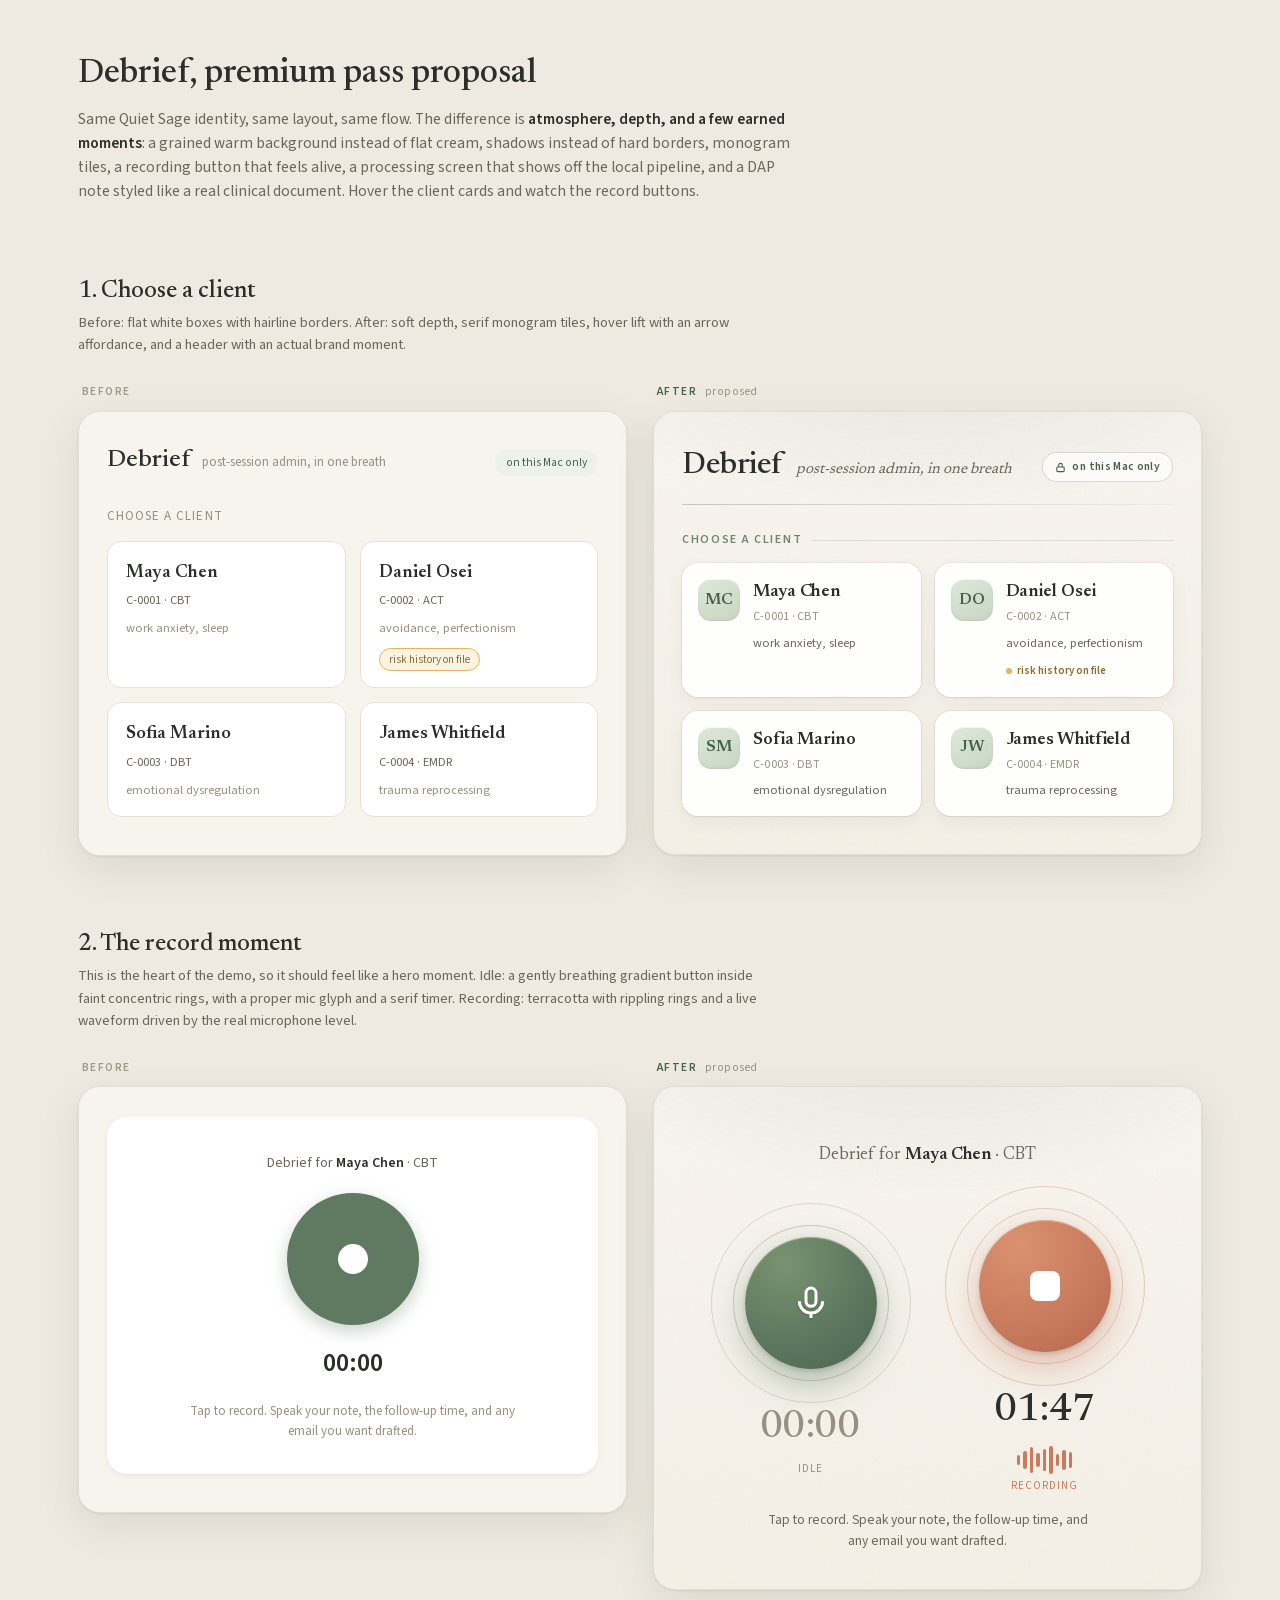
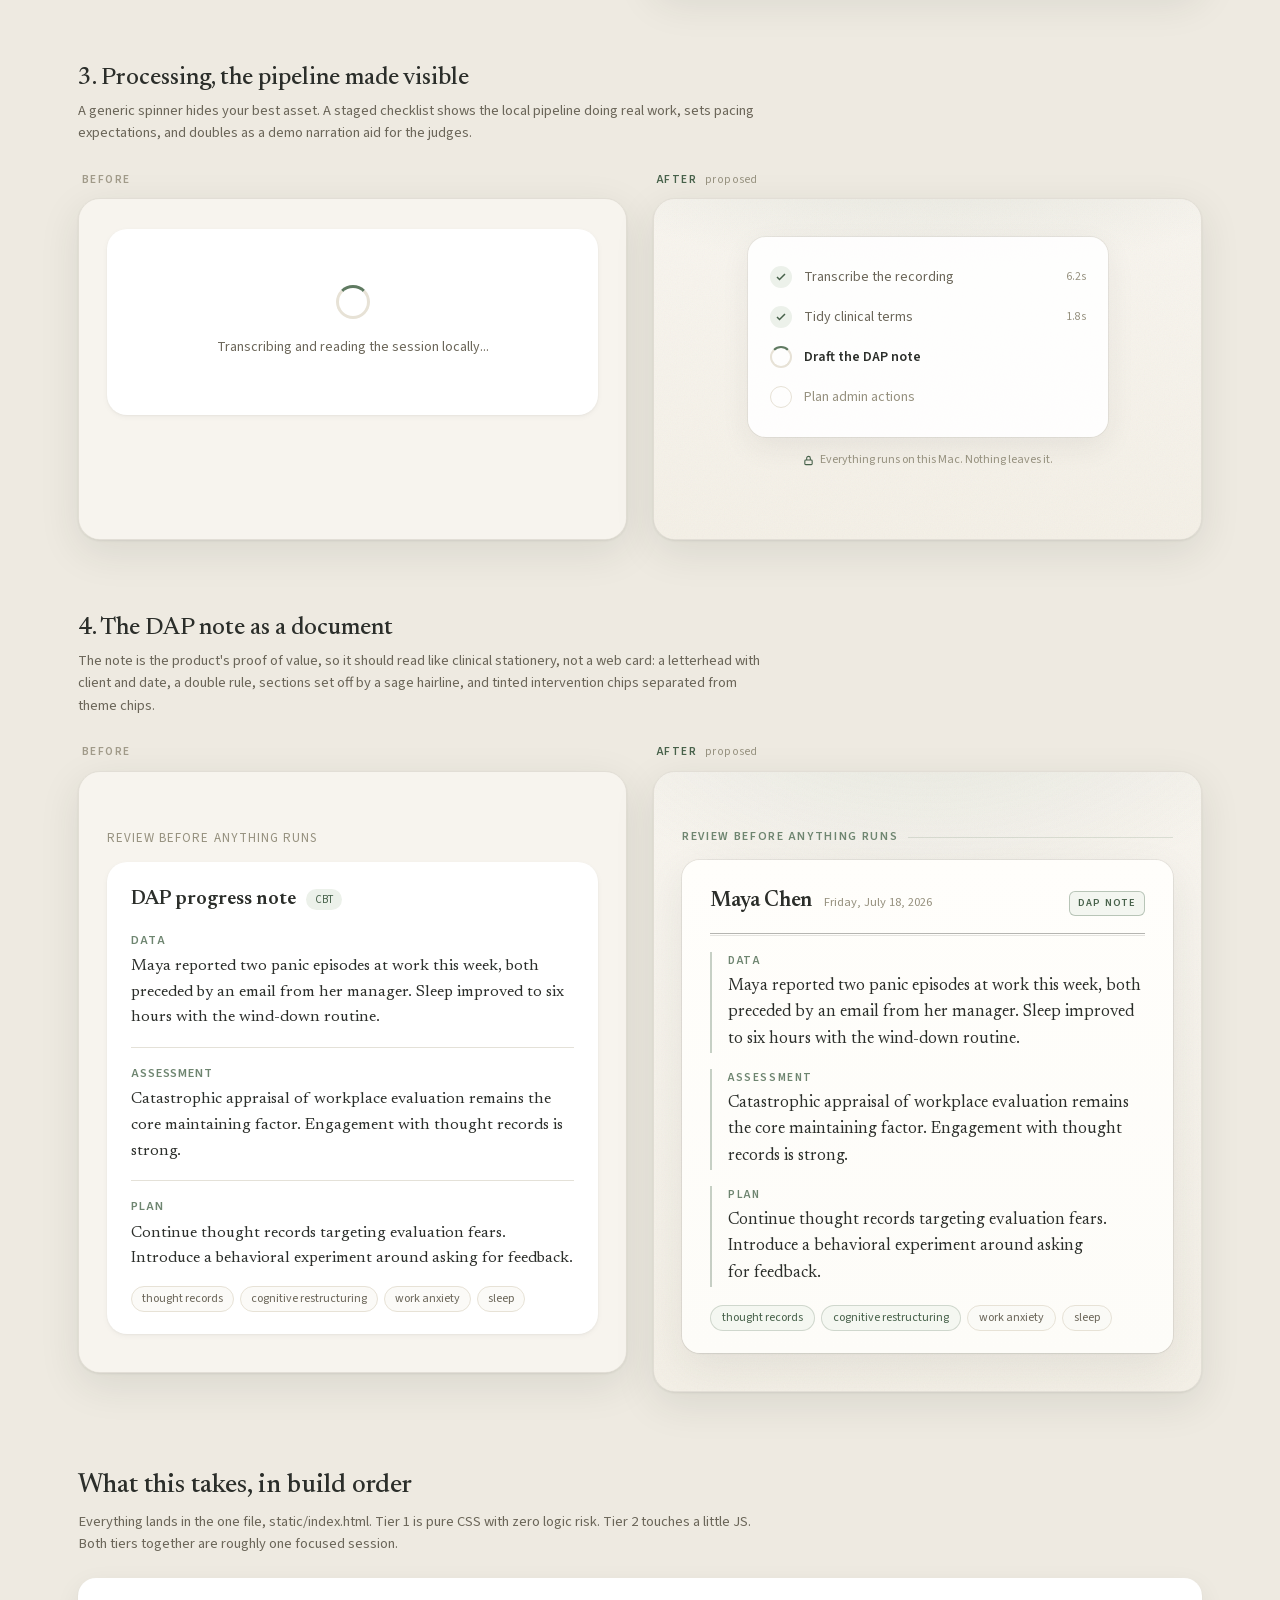
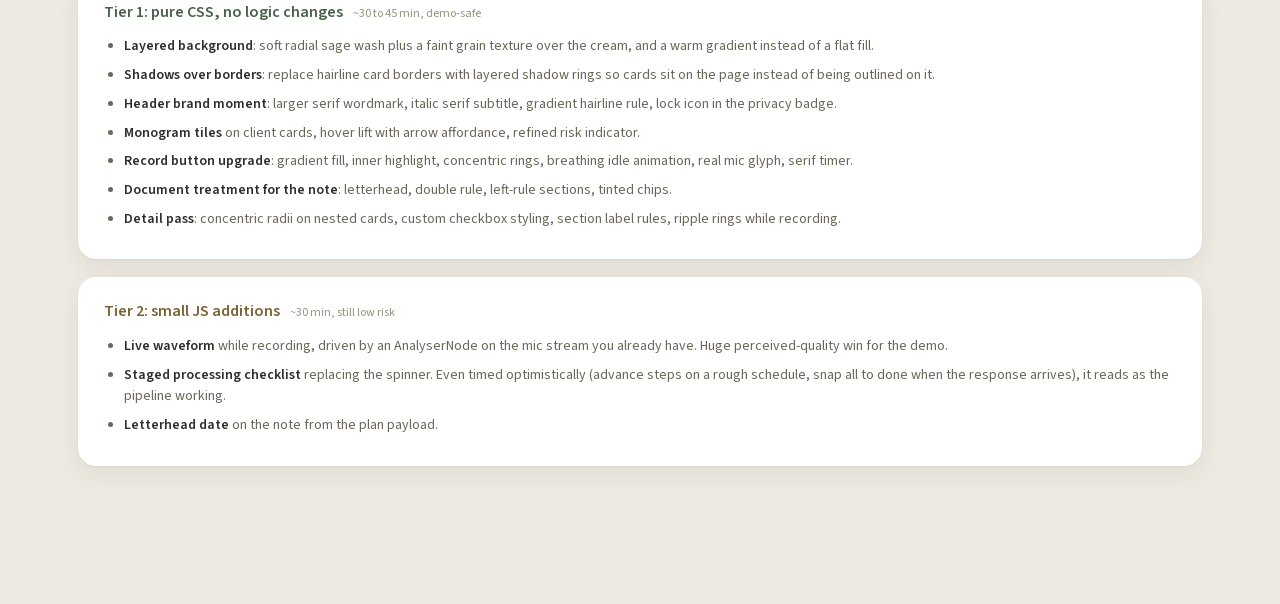
<file: preview/premium-pass-round-1.html>
<!doctype html>
<html lang="en">
<head>
<meta charset="utf-8" />
<meta name="viewport" content="width=device-width, initial-scale=1" />
<title>Debrief premium pass, round 1</title>
<style>
  @font-face {
    font-family: 'Newsreader';
    font-style: normal;
    font-weight: 400 600;
    font-display: swap;
    src: url('/static/fonts/newsreader-latin.woff2') format('woff2');
  }
  @font-face {
    font-family: 'Source Sans 3';
    font-style: normal;
    font-weight: 400 600;
    font-display: swap;
    src: url('/static/fonts/source-sans-3-latin.woff2') format('woff2');
  }

  :root {
    --bg: #f7f4ee;
    --panel: #ffffff;
    --panel-2: #fbfaf7;
    --ink: #2b2e2a;
    --ink-soft: #6b6659;
    --ink-faint: #96917f;
    --line: #e7e2d6;
    --accent: #5f7a61;
    --accent-hover: #4e6650;
    --accent-soft: #ecf1ea;
    --accent-ink: #47614a;
    --sage-label: #6e8570;
    --soft-sage: #a8bca1;
    --terracotta: #c97b5d;
    --amber: #8a6d2f;
    --amber-soft: #fbf3e1;
    --amber-line: #e4b363;
    --serif: 'Newsreader', Georgia, serif;
    --sans: 'Source Sans 3', -apple-system, sans-serif;
    /* grain texture used by the AFTER mocks */
    --grain: url("data:image/svg+xml,%3Csvg xmlns='http://www.w3.org/2000/svg' width='140' height='140'%3E%3Cfilter id='n'%3E%3CfeTurbulence type='fractalNoise' baseFrequency='0.85' numOctaves='2' stitchTiles='stitch'/%3E%3C/filter%3E%3Crect width='100%25' height='100%25' filter='url(%23n)' opacity='0.05'/%3E%3C/svg%3E");
  }

  * { box-sizing: border-box; }
  body {
    margin: 0;
    background: #eeeae1;
    color: var(--ink);
    font-family: var(--sans);
    -webkit-font-smoothing: antialiased;
    line-height: 1.55;
  }

  .page { max-width: 1180px; margin: 0 auto; padding: 48px 28px 120px; }
  .page > h1 { font-family: var(--serif); font-size: 34px; font-weight: 500; margin: 0 0 6px; text-wrap: balance; }
  .page > .lede { color: var(--ink-soft); font-size: 15.5px; max-width: 720px; margin: 0 0 10px; text-wrap: pretty; }
  .page > .lede b { color: var(--ink); }

  .compare { display: grid; grid-template-columns: 1fr 1fr; gap: 26px; margin-top: 26px; }
  @media (max-width: 980px) { .compare { grid-template-columns: 1fr; } }

  .col-label {
    font-size: 11.5px; text-transform: uppercase; letter-spacing: 0.12em;
    margin: 0 0 10px 4px; font-weight: 600;
  }
  .col-label.before { color: #a09a89; }
  .col-label.after { color: var(--accent-ink); }
  .col-label.after::after { content: "proposed"; margin-left: 8px; font-weight: 400; letter-spacing: 0.04em; text-transform: none; color: var(--ink-faint); }

  .frame {
    border-radius: 22px;
    overflow: hidden;
    box-shadow: 0 1px 2px rgba(43,46,42,0.08), 0 12px 40px rgba(43,46,42,0.10);
    border: 1px solid rgba(43,46,42,0.06);
  }
  .screen { background: var(--bg); padding: 30px 28px 38px; min-height: 420px; }

  h2.sec { font-family: var(--serif); font-size: 24px; font-weight: 500; margin: 70px 0 2px; }
  .sec-sub { color: var(--ink-soft); font-size: 14.5px; margin: 0; max-width: 700px; text-wrap: pretty; }

  /* ============ BEFORE: faithful replica of current styles ============ */
  .b-header { display: flex; align-items: baseline; gap: 12px; margin-bottom: 8px; }
  .b-header h1 { font-family: var(--serif); font-size: 25px; font-weight: 500; margin: 0; }
  .b-header .sub { font-size: 13px; color: var(--ink-faint); }
  .b-badge { margin-left: auto; font-size: 11.5px; color: var(--accent-ink); background: var(--accent-soft); border-radius: 999px; padding: 4px 11px; }
  .b-step { font-size: 13px; text-transform: uppercase; letter-spacing: 0.08em; color: var(--ink-faint); margin: 26px 0 14px; }
  .b-cards { display: grid; grid-template-columns: 1fr 1fr; gap: 14px; }
  .b-card { text-align: left; background: #fff; border: 1px solid var(--line); border-radius: 14px; padding: 18px 18px 16px; }
  .b-card .name { font-family: var(--serif); font-weight: 600; font-size: 18px; }
  .b-card .meta { font-size: 12.5px; color: var(--ink-soft); margin-top: 4px; }
  .b-card .concerns { font-size: 12.5px; color: var(--ink-faint); margin-top: 8px; }
  .b-risk { display: inline-block; margin-top: 10px; font-size: 11px; color: var(--amber); background: var(--amber-soft); border: 1px solid var(--amber-line); border-radius: 999px; padding: 2px 9px; }

  .b-panel { background: #fff; border-radius: 20px; box-shadow: 0 1px 2px rgba(43,46,42,0.05), 0 2px 6px rgba(43,46,42,0.04); padding: 22px 24px; }
  .b-stage { display: flex; flex-direction: column; align-items: center; gap: 18px; padding: 36px 24px 32px; }
  .b-recbtn { width: 132px; height: 132px; border-radius: 999px; border: none; background: var(--accent); display: grid; place-items: center; box-shadow: 0 6px 18px rgba(95,122,97,0.35); }
  .b-recbtn .dot { width: 30px; height: 30px; border-radius: 999px; background: #fff; }
  .b-timer { font-size: 26px; font-weight: 600; font-variant-numeric: tabular-nums; }
  .b-hint { font-size: 13px; color: var(--ink-faint); text-align: center; max-width: 340px; }
  .b-spin { width: 34px; height: 34px; border-radius: 999px; border: 3px solid var(--line); border-top-color: var(--accent); animation: spin 0.9s linear infinite; }
  @keyframes spin { to { transform: rotate(360deg); } }

  .b-notehead { display: flex; align-items: center; gap: 10px; margin-bottom: 4px; }
  .b-notehead h3 { margin: 0; font-family: var(--serif); font-size: 20px; font-weight: 600; }
  .b-pill { font-size: 11px; border-radius: 999px; padding: 2px 9px; background: var(--accent-soft); color: var(--accent-ink); }
  .b-nsec { margin-top: 16px; }
  .b-nsec + .b-nsec { border-top: 1px solid #e4e1d8; padding-top: 16px; }
  .b-nsec h4 { margin: 0 0 4px; font-size: 12.5px; text-transform: uppercase; letter-spacing: 0.07em; font-weight: 600; color: var(--sage-label); }
  .b-nsec p { margin: 0; font-family: var(--serif); font-size: 16px; line-height: 1.6; }
  .b-chips { display: flex; flex-wrap: wrap; gap: 6px; margin-top: 14px; }
  .b-chip { font-size: 12px; background: var(--panel-2); border: 1px solid var(--line); color: var(--ink-soft); border-radius: 999px; padding: 3px 10px; }

  /* ============ AFTER: proposed treatment ============ */
  .a-screen {
    position: relative;
    background:
      radial-gradient(120% 70% at 50% -20%, rgba(95,122,97,0.14), rgba(95,122,97,0) 60%),
      linear-gradient(180deg, #f8f5ef 0%, #f4f0e7 100%);
    padding: 30px 28px 38px; min-height: 420px;
  }
  .a-screen::before {
    content: ""; position: absolute; inset: 0; background-image: var(--grain);
    pointer-events: none; mix-blend-mode: multiply;
  }
  .a-screen > * { position: relative; }

  .a-header { display: flex; align-items: baseline; gap: 14px; margin-bottom: 4px; }
  .a-header h1 { font-family: var(--serif); font-size: 31px; font-weight: 500; letter-spacing: -0.015em; margin: 0; }
  .a-header .sub { font-family: var(--serif); font-style: italic; font-size: 15px; color: var(--ink-soft); }
  .a-badge {
    margin-left: auto; display: inline-flex; align-items: center; gap: 6px;
    font-size: 11.5px; font-weight: 600; letter-spacing: 0.03em; color: var(--accent-ink);
    background: rgba(255,255,255,0.65); border: 1px solid rgba(95,122,97,0.25);
    border-radius: 999px; padding: 5px 12px;
    box-shadow: inset 0 1px 0 rgba(255,255,255,0.8);
  }
  .a-badge svg { width: 11px; height: 11px; }
  .a-rule { height: 1px; background: linear-gradient(90deg, rgba(95,122,97,0.35), rgba(95,122,97,0.06)); margin: 14px 0 0; }

  .a-step { display: flex; align-items: center; gap: 10px; font-size: 12px; text-transform: uppercase; letter-spacing: 0.14em; color: var(--sage-label); font-weight: 600; margin: 26px 0 14px; }
  .a-step::after { content: ""; height: 1px; flex: 1; background: rgba(95,122,97,0.18); }

  .a-cards { display: grid; grid-template-columns: 1fr 1fr; gap: 14px; }
  .a-card {
    position: relative; text-align: left; background: rgba(255,255,255,0.92); border: none; border-radius: 16px;
    padding: 16px 16px 15px; cursor: pointer; font: inherit; color: inherit;
    box-shadow: 0 0 0 1px rgba(43,46,42,0.06), 0 1px 2px rgba(43,46,42,0.05), 0 6px 18px rgba(43,46,42,0.05);
    transition-property: box-shadow, transform; transition-duration: 200ms; transition-timing-function: cubic-bezier(0.2,0,0,1);
    display: flex; gap: 13px; align-items: flex-start;
  }
  .a-card:hover { transform: translateY(-2px); box-shadow: 0 0 0 1px rgba(95,122,97,0.25), 0 2px 6px rgba(43,46,42,0.06), 0 14px 34px rgba(43,46,42,0.10); }
  .a-card:hover .a-arrow { opacity: 1; transform: none; }
  .a-mono {
    flex: none; width: 42px; height: 42px; border-radius: 13px;
    background: linear-gradient(150deg, #dfe8db, #c6d5c0);
    box-shadow: inset 0 1px 0 rgba(255,255,255,0.7), inset 0 -1px 2px rgba(95,122,97,0.15);
    display: grid; place-items: center;
    font-family: var(--serif); font-weight: 600; font-size: 16px; color: var(--accent-ink);
  }
  .a-card .name { font-family: var(--serif); font-weight: 600; font-size: 17.5px; letter-spacing: -0.005em; }
  .a-card .meta { font-size: 12px; color: var(--ink-faint); margin-top: 2px; letter-spacing: 0.02em; }
  .a-card .concerns { font-size: 12.5px; color: var(--ink-soft); margin-top: 7px; text-wrap: pretty; }
  .a-arrow { position: absolute; right: 14px; top: 16px; color: var(--accent-ink); opacity: 0; transform: translateX(-4px); transition: opacity 200ms, transform 200ms; }
  .a-riskdot { display: inline-flex; align-items: center; gap: 5px; margin-top: 9px; font-size: 11px; font-weight: 600; color: var(--amber); }
  .a-riskdot::before { content: ""; width: 6px; height: 6px; border-radius: 999px; background: var(--amber-line); }

  /* record */
  .a-stage { display: flex; flex-direction: column; align-items: center; gap: 16px; padding: 26px 10px 8px; }
  .a-client-line { font-family: var(--serif); font-size: 17px; color: var(--ink-soft); }
  .a-client-line b { color: var(--ink); font-weight: 600; }
  .a-rec-wrap { position: relative; width: 200px; height: 200px; display: grid; place-items: center; }
  .a-ring { position: absolute; border-radius: 999px; border: 1px solid rgba(95,122,97,0.22); }
  .a-ring.r1 { inset: 0; }
  .a-ring.r2 { inset: 22px; border-color: rgba(95,122,97,0.32); }
  .a-recbtn {
    position: relative; width: 132px; height: 132px; border-radius: 999px; border: none; cursor: pointer;
    background: radial-gradient(120% 120% at 30% 20%, #79936f 0%, #5f7a61 45%, #48604b 100%);
    box-shadow: 0 2px 4px rgba(43,46,42,0.15), 0 14px 34px rgba(95,122,97,0.45), inset 0 1px 1px rgba(255,255,255,0.35);
    display: grid; place-items: center;
    animation: breathe 3.4s ease-in-out infinite;
  }
  @keyframes breathe { 0%,100% { transform: scale(1); } 50% { transform: scale(1.025); } }
  .a-recbtn svg { width: 40px; height: 40px; color: #fff; filter: drop-shadow(0 1px 1px rgba(0,0,0,0.15)); }
  .a-timer { font-family: var(--serif); font-size: 38px; font-weight: 500; font-variant-numeric: tabular-nums; letter-spacing: 0.01em; margin-top: -4px; }
  .a-timer .idle { color: var(--ink-faint); }
  .a-hint { font-size: 13.5px; color: var(--ink-soft); text-align: center; max-width: 330px; text-wrap: pretty; }

  /* recording variant with waveform */
  .a-recbtn.rec {
    background: radial-gradient(120% 120% at 30% 20%, #d99270 0%, #c97b5d 50%, #ad6249 100%);
    box-shadow: 0 2px 4px rgba(43,46,42,0.15), 0 14px 34px rgba(201,123,93,0.45), inset 0 1px 1px rgba(255,255,255,0.35);
    animation: none;
  }
  .a-recbtn.rec .sq { width: 30px; height: 30px; border-radius: 8px; background: #fff; }
  .a-ring.rec { border-color: rgba(201,123,93,0.35); animation: ripple 2s ease-out infinite; }
  @keyframes ripple { 0% { transform: scale(0.82); opacity: 0; } 30% { opacity: 1; } 100% { transform: scale(1.06); opacity: 0; } }
  .a-wave { display: flex; align-items: center; gap: 3px; height: 30px; }
  .a-wave i { width: 3.5px; border-radius: 3px; background: var(--terracotta); animation: wv 1.1s ease-in-out infinite; }
  @keyframes wv { 0%,100% { transform: scaleY(0.35); } 50% { transform: scaleY(1); } }

  /* processing stepper */
  .a-steps { width: 100%; max-width: 360px; margin: 8px auto 0; background: rgba(255,255,255,0.9); border-radius: 18px; box-shadow: 0 0 0 1px rgba(43,46,42,0.06), 0 10px 30px rgba(43,46,42,0.07); padding: 20px 22px; }
  .a-pstep { display: flex; align-items: center; gap: 12px; padding: 9px 0; }
  .a-pstep .ic { flex: none; width: 22px; height: 22px; border-radius: 999px; display: grid; place-items: center; }
  .a-pstep.done .ic { background: var(--accent-soft); color: var(--accent-ink); }
  .a-pstep.done .ic svg { width: 12px; height: 12px; }
  .a-pstep.active .ic { border: 2.5px solid var(--line); border-top-color: var(--accent); animation: spin 0.9s linear infinite; }
  .a-pstep.todo .ic { border: 1.5px solid var(--line); }
  .a-pstep .t { font-size: 14px; }
  .a-pstep.done .t { color: var(--ink-soft); }
  .a-pstep.active .t { font-weight: 600; }
  .a-pstep.todo .t { color: var(--ink-faint); }
  .a-pstep .ms { margin-left: auto; font-size: 11.5px; color: var(--ink-faint); font-variant-numeric: tabular-nums; }
  .a-local-note { text-align: center; font-size: 12px; color: var(--ink-faint); margin-top: 14px; display: flex; align-items: center; justify-content: center; gap: 6px; }
  .a-local-note svg { width: 11px; height: 11px; color: var(--accent-ink); }

  /* document note */
  .a-doc {
    background: linear-gradient(180deg, #fffefb, #fdfcf8);
    border-radius: 18px;
    box-shadow: 0 0 0 1px rgba(43,46,42,0.07), 0 1px 2px rgba(43,46,42,0.05), 0 14px 40px rgba(43,46,42,0.08);
    padding: 26px 28px 22px;
  }
  .a-letterhead { display: flex; align-items: baseline; gap: 12px; }
  .a-letterhead .who { font-family: var(--serif); font-size: 21px; font-weight: 600; letter-spacing: -0.01em; }
  .a-letterhead .date { font-size: 12.5px; color: var(--ink-faint); }
  .a-stamp {
    margin-left: auto; font-size: 10.5px; font-weight: 600; letter-spacing: 0.12em; text-transform: uppercase;
    color: var(--accent-ink); border: 1px solid rgba(95,122,97,0.4); border-radius: 6px; padding: 3px 8px;
    background: rgba(236,241,234,0.6);
  }
  .a-dblrule { margin: 14px 0 4px; border-top: 1.5px solid rgba(43,46,42,0.35); border-bottom: 1px solid rgba(43,46,42,0.12); height: 3px; }
  .a-dsec { margin-top: 16px; padding-left: 16px; border-left: 2px solid rgba(95,122,97,0.35); }
  .a-dsec h4 { margin: 0 0 3px; font-size: 11.5px; text-transform: uppercase; letter-spacing: 0.14em; font-weight: 600; color: var(--sage-label); }
  .a-dsec p { margin: 0; font-family: var(--serif); font-size: 16.5px; line-height: 1.62; text-wrap: pretty; }
  .a-dchips { display: flex; flex-wrap: wrap; gap: 6px; margin-top: 18px; }
  .a-dchip { font-size: 12px; color: var(--accent-ink); border: 1px solid rgba(95,122,97,0.25); background: rgba(236,241,234,0.5); border-radius: 999px; padding: 3px 11px; }
  .a-dchip.theme { color: var(--ink-soft); border-color: var(--line); background: rgba(251,250,247,0.8); }

  /* plan / verdict table */
  .plan { margin-top: 74px; }
  .plan h2 { font-family: var(--serif); font-size: 26px; font-weight: 500; margin: 0 0 4px; }
  .plan .sub { color: var(--ink-soft); font-size: 14.5px; margin: 0 0 22px; max-width: 700px; text-wrap: pretty; }
  .tier { background: #fff; border-radius: 18px; box-shadow: 0 1px 2px rgba(43,46,42,0.06), 0 8px 26px rgba(43,46,42,0.07); padding: 22px 26px; margin-bottom: 18px; }
  .tier h3 { margin: 0; font-size: 16px; display: flex; align-items: baseline; gap: 10px; }
  .tier h3 .tt { font-size: 12px; color: var(--ink-faint); font-weight: 400; }
  .tier.t1 h3 { color: var(--accent-ink); }
  .tier.t2 h3 { color: #7a6234; }
  .tier ul { margin: 12px 0 0; padding-left: 20px; }
  .tier li { font-size: 14px; color: var(--ink-soft); margin-bottom: 7px; text-wrap: pretty; }
  .tier li b { color: var(--ink); font-weight: 600; }
</style>
</head>
<body>
<div class="page">
  <h1>Debrief, premium pass proposal</h1>
  <p class="lede">Same Quiet Sage identity, same layout, same flow. The difference is <b>atmosphere, depth, and a few earned moments</b>: a grained warm background instead of flat cream, shadows instead of hard borders, monogram tiles, a recording button that feels alive, a processing screen that shows off the local pipeline, and a DAP note styled like a real clinical document. Hover the client cards and watch the record buttons.</p>

  <h2 class="sec">1. Choose a client</h2>
  <p class="sec-sub">Before: flat white boxes with hairline borders. After: soft depth, serif monogram tiles, hover lift with an arrow affordance, and a header with an actual brand moment.</p>
  <div class="compare">
    <div>
      <p class="col-label before">Before</p>
      <div class="frame"><div class="screen">
        <div class="b-header"><h1>Debrief</h1><span class="sub">post-session admin, in one breath</span><span class="b-badge">on this Mac only</span></div>
        <div class="b-step">Choose a client</div>
        <div class="b-cards">
          <div class="b-card"><div class="name">Maya Chen</div><div class="meta">C-0001 &middot; CBT</div><div class="concerns">work anxiety, sleep</div></div>
          <div class="b-card"><div class="name">Daniel Osei</div><div class="meta">C-0002 &middot; ACT</div><div class="concerns">avoidance, perfectionism</div><span class="b-risk">risk history on file</span></div>
          <div class="b-card"><div class="name">Sofia Marino</div><div class="meta">C-0003 &middot; DBT</div><div class="concerns">emotional dysregulation</div></div>
          <div class="b-card"><div class="name">James Whitfield</div><div class="meta">C-0004 &middot; EMDR</div><div class="concerns">trauma reprocessing</div></div>
        </div>
      </div></div>
    </div>
    <div>
      <p class="col-label after">After</p>
      <div class="frame"><div class="a-screen">
        <div class="a-header"><h1>Debrief</h1><span class="sub">post-session admin, in one breath</span>
          <span class="a-badge"><svg viewBox="0 0 24 24" fill="none" stroke="currentColor" stroke-width="2.4"><rect x="4" y="11" width="16" height="10" rx="2"/><path d="M8 11V7a4 4 0 0 1 8 0v4"/></svg>on this Mac only</span>
        </div>
        <div class="a-rule"></div>
        <div class="a-step">Choose a client</div>
        <div class="a-cards">
          <button class="a-card"><span class="a-mono">MC</span><span><span class="name">Maya Chen</span><div class="meta">C-0001 &middot; CBT</div><div class="concerns">work anxiety, sleep</div></span>
            <span class="a-arrow"><svg width="15" height="15" viewBox="0 0 24 24" fill="none" stroke="currentColor" stroke-width="2.2"><path d="M5 12h14M13 6l6 6-6 6"/></svg></span></button>
          <button class="a-card"><span class="a-mono">DO</span><span><span class="name">Daniel Osei</span><div class="meta">C-0002 &middot; ACT</div><div class="concerns">avoidance, perfectionism</div><span class="a-riskdot">risk history on file</span></span>
            <span class="a-arrow"><svg width="15" height="15" viewBox="0 0 24 24" fill="none" stroke="currentColor" stroke-width="2.2"><path d="M5 12h14M13 6l6 6-6 6"/></svg></span></button>
          <button class="a-card"><span class="a-mono">SM</span><span><span class="name">Sofia Marino</span><div class="meta">C-0003 &middot; DBT</div><div class="concerns">emotional dysregulation</div></span>
            <span class="a-arrow"><svg width="15" height="15" viewBox="0 0 24 24" fill="none" stroke="currentColor" stroke-width="2.2"><path d="M5 12h14M13 6l6 6-6 6"/></svg></span></button>
          <button class="a-card"><span class="a-mono">JW</span><span><span class="name">James Whitfield</span><div class="meta">C-0004 &middot; EMDR</div><div class="concerns">trauma reprocessing</div></span>
            <span class="a-arrow"><svg width="15" height="15" viewBox="0 0 24 24" fill="none" stroke="currentColor" stroke-width="2.2"><path d="M5 12h14M13 6l6 6-6 6"/></svg></span></button>
        </div>
      </div></div>
    </div>
  </div>

  <h2 class="sec">2. The record moment</h2>
  <p class="sec-sub">This is the heart of the demo, so it should feel like a hero moment. Idle: a gently breathing gradient button inside faint concentric rings, with a proper mic glyph and a serif timer. Recording: terracotta with rippling rings and a live waveform driven by the real microphone level.</p>
  <div class="compare">
    <div>
      <p class="col-label before">Before</p>
      <div class="frame"><div class="screen">
        <div class="b-panel b-stage">
          <div style="font-size:14px;color:var(--ink-soft)">Debrief for <b style="color:var(--ink)">Maya Chen</b> &middot; CBT</div>
          <div class="b-recbtn"><div class="dot"></div></div>
          <div class="b-timer">00:00</div>
          <div class="b-hint">Tap to record. Speak your note, the follow-up time, and any email you want drafted.</div>
        </div>
      </div></div>
    </div>
    <div>
      <p class="col-label after">After</p>
      <div class="frame"><div class="a-screen">
        <div class="a-stage" style="padding-bottom:0">
          <div class="a-client-line">Debrief for <b>Maya Chen</b> &middot; CBT</div>
          <div style="display:flex; gap:34px; align-items:center; flex-wrap:wrap; justify-content:center;">
            <div style="text-align:center">
              <div class="a-rec-wrap">
                <div class="a-ring r1"></div><div class="a-ring r2"></div>
                <button class="a-recbtn"><svg viewBox="0 0 24 24" fill="none" stroke="currentColor" stroke-width="1.8"><rect x="9" y="3" width="6" height="11" rx="3"/><path d="M5 11a7 7 0 0 0 14 0M12 18v3"/></svg></button>
              </div>
              <div class="a-timer"><span class="idle">00:00</span></div>
              <div style="font-size:11px;color:var(--ink-faint);letter-spacing:0.1em;text-transform:uppercase;margin-top:2px">idle</div>
            </div>
            <div style="text-align:center">
              <div class="a-rec-wrap">
                <div class="a-ring r1 rec"></div><div class="a-ring r2 rec" style="animation-delay:0.5s"></div>
                <button class="a-recbtn rec"><span class="sq"></span></button>
              </div>
              <div class="a-timer">01:47</div>
              <div class="a-wave" style="justify-content:center;margin:4px auto 0">
                <i style="height:10px"></i><i style="height:18px;animation-delay:.1s"></i><i style="height:26px;animation-delay:.2s"></i><i style="height:14px;animation-delay:.3s"></i><i style="height:22px;animation-delay:.15s"></i><i style="height:28px;animation-delay:.05s"></i><i style="height:12px;animation-delay:.25s"></i><i style="height:20px;animation-delay:.35s"></i><i style="height:16px;animation-delay:.12s"></i>
              </div>
              <div style="font-size:11px;color:var(--terracotta);letter-spacing:0.1em;text-transform:uppercase;margin-top:2px">recording</div>
            </div>
          </div>
          <div class="a-hint">Tap to record. Speak your note, the follow-up time, and any email you want drafted.</div>
        </div>
      </div></div>
    </div>
  </div>

  <h2 class="sec">3. Processing, the pipeline made visible</h2>
  <p class="sec-sub">A generic spinner hides your best asset. A staged checklist shows the local pipeline doing real work, sets pacing expectations, and doubles as a demo narration aid for the judges.</p>
  <div class="compare">
    <div>
      <p class="col-label before">Before</p>
      <div class="frame"><div class="screen" style="min-height:340px">
        <div class="b-panel b-stage" style="padding:56px 24px">
          <div class="b-spin"></div>
          <div style="color:var(--ink-soft);font-size:14px;text-align:center">Transcribing and reading the session locally...</div>
        </div>
      </div></div>
    </div>
    <div>
      <p class="col-label after">After</p>
      <div class="frame"><div class="a-screen" style="min-height:340px">
        <div class="a-steps">
          <div class="a-pstep done"><span class="ic"><svg viewBox="0 0 24 24" fill="none" stroke="currentColor" stroke-width="3"><path d="M4 12l5 5L20 6"/></svg></span><span class="t">Transcribe the recording</span><span class="ms">6.2s</span></div>
          <div class="a-pstep done"><span class="ic"><svg viewBox="0 0 24 24" fill="none" stroke="currentColor" stroke-width="3"><path d="M4 12l5 5L20 6"/></svg></span><span class="t">Tidy clinical terms</span><span class="ms">1.8s</span></div>
          <div class="a-pstep active"><span class="ic"></span><span class="t">Draft the DAP note</span></div>
          <div class="a-pstep todo"><span class="ic"></span><span class="t">Plan admin actions</span></div>
        </div>
        <div class="a-local-note"><svg viewBox="0 0 24 24" fill="none" stroke="currentColor" stroke-width="2.4"><rect x="4" y="11" width="16" height="10" rx="2"/><path d="M8 11V7a4 4 0 0 1 8 0v4"/></svg>Everything runs on this Mac. Nothing leaves it.</div>
      </div></div>
    </div>
  </div>

  <h2 class="sec">4. The DAP note as a document</h2>
  <p class="sec-sub">The note is the product's proof of value, so it should read like clinical stationery, not a web card: a letterhead with client and date, a double rule, sections set off by a sage hairline, and tinted intervention chips separated from theme chips.</p>
  <div class="compare">
    <div>
      <p class="col-label before">Before</p>
      <div class="frame"><div class="screen">
        <div class="b-step">Review before anything runs</div>
        <div class="b-panel">
          <div class="b-notehead"><h3>DAP progress note</h3><span class="b-pill">CBT</span></div>
          <div class="b-nsec"><h4>Data</h4><p>Maya reported two panic episodes at work this week, both preceded by an email from her manager. Sleep improved to six hours with the wind-down routine.</p></div>
          <div class="b-nsec"><h4>Assessment</h4><p>Catastrophic appraisal of workplace evaluation remains the core maintaining factor. Engagement with thought records is strong.</p></div>
          <div class="b-nsec"><h4>Plan</h4><p>Continue thought records targeting evaluation fears. Introduce a behavioral experiment around asking for feedback.</p></div>
          <div class="b-chips"><span class="b-chip">thought records</span><span class="b-chip">cognitive restructuring</span><span class="b-chip">work anxiety</span><span class="b-chip">sleep</span></div>
        </div>
      </div></div>
    </div>
    <div>
      <p class="col-label after">After</p>
      <div class="frame"><div class="a-screen">
        <div class="a-step">Review before anything runs</div>
        <div class="a-doc">
          <div class="a-letterhead"><span class="who">Maya Chen</span><span class="date">Friday, July 18, 2026</span><span class="a-stamp">DAP note</span></div>
          <div class="a-dblrule"></div>
          <div class="a-dsec"><h4>Data</h4><p>Maya reported two panic episodes at work this week, both preceded by an email from her manager. Sleep improved to six hours with the wind-down routine.</p></div>
          <div class="a-dsec"><h4>Assessment</h4><p>Catastrophic appraisal of workplace evaluation remains the core maintaining factor. Engagement with thought records is strong.</p></div>
          <div class="a-dsec"><h4>Plan</h4><p>Continue thought records targeting evaluation fears. Introduce a behavioral experiment around asking for feedback.</p></div>
          <div class="a-dchips"><span class="a-dchip">thought records</span><span class="a-dchip">cognitive restructuring</span><span class="a-dchip theme">work anxiety</span><span class="a-dchip theme">sleep</span></div>
        </div>
      </div></div>
    </div>
  </div>

  <div class="plan">
    <h2>What this takes, in build order</h2>
    <p class="sub">Everything lands in the one file, static/index.html. Tier 1 is pure CSS with zero logic risk. Tier 2 touches a little JS. Both tiers together are roughly one focused session.</p>
    <div class="tier t1">
      <h3>Tier 1: pure CSS, no logic changes <span class="tt">~30 to 45 min, demo-safe</span></h3>
      <ul>
        <li><b>Layered background</b>: soft radial sage wash plus a faint grain texture over the cream, and a warm gradient instead of a flat fill.</li>
        <li><b>Shadows over borders</b>: replace hairline card borders with layered shadow rings so cards sit on the page instead of being outlined on it.</li>
        <li><b>Header brand moment</b>: larger serif wordmark, italic serif subtitle, gradient hairline rule, lock icon in the privacy badge.</li>
        <li><b>Monogram tiles</b> on client cards, hover lift with arrow affordance, refined risk indicator.</li>
        <li><b>Record button upgrade</b>: gradient fill, inner highlight, concentric rings, breathing idle animation, real mic glyph, serif timer.</li>
        <li><b>Document treatment for the note</b>: letterhead, double rule, left-rule sections, tinted chips.</li>
        <li><b>Detail pass</b>: concentric radii on nested cards, custom checkbox styling, section label rules, ripple rings while recording.</li>
      </ul>
    </div>
    <div class="tier t2">
      <h3>Tier 2: small JS additions <span class="tt">~30 min, still low risk</span></h3>
      <ul>
        <li><b>Live waveform</b> while recording, driven by an AnalyserNode on the mic stream you already have. Huge perceived-quality win for the demo.</li>
        <li><b>Staged processing checklist</b> replacing the spinner. Even timed optimistically (advance steps on a rough schedule, snap all to done when the response arrives), it reads as the pipeline working.</li>
        <li><b>Letterhead date</b> on the note from the plan payload.</li>
      </ul>
    </div>
  </div>
</div>
</body>
</html>
</file>
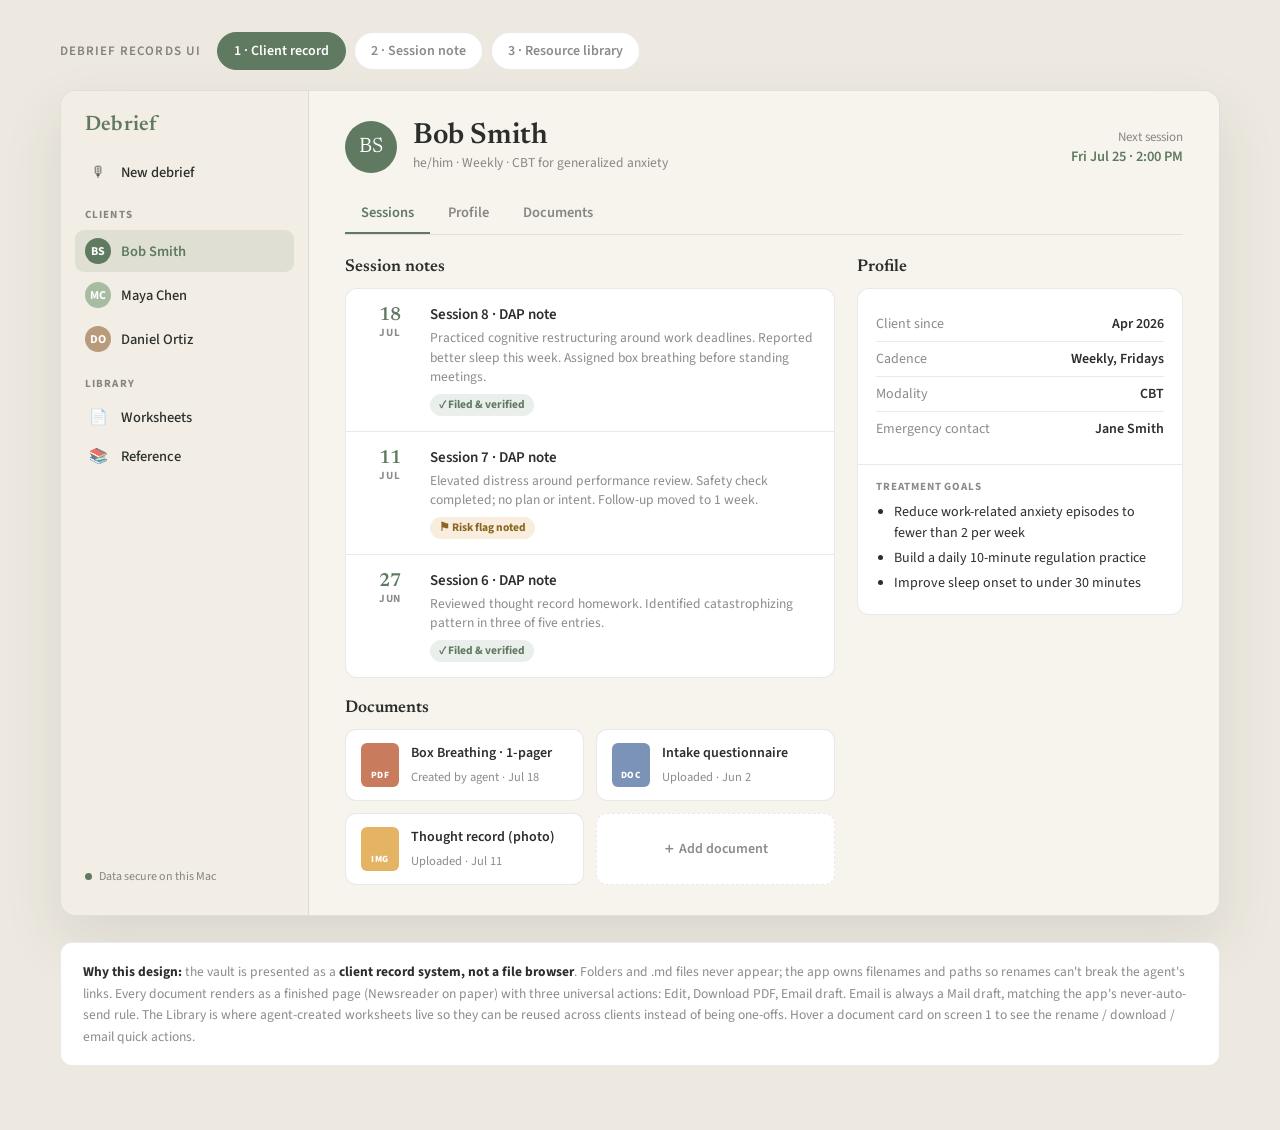
<file: preview/records-ui-mockup.html>
<!DOCTYPE html>
<html lang="en">
<head>
<meta charset="UTF-8">
<meta name="viewport" content="width=device-width, initial-scale=1.0">
<title>Debrief · Records UI direction</title>
<style>
@import url('https://fonts.googleapis.com/css2?family=Newsreader:ital,opsz,wght@0,6..72,400;0,6..72,500;0,6..72,600;1,6..72,400&family=Source+Sans+3:wght@400;500;600;700&display=swap');

:root{
  --cream:#F7F4EE; --sage:#A8BCA1; --deep:#5F7A61; --ink:#2B2E2A;
  --terra:#C97B5D; --amber:#E4B363;
  --paper:#FFFFFF; --line:rgba(43,46,42,.10); --muted:rgba(43,46,42,.55);
  --serif:'Newsreader', Georgia, serif;
  --sans:'Source Sans 3', -apple-system, sans-serif;
}
*{margin:0;padding:0;box-sizing:border-box}
body{background:#EDE9E0;font-family:var(--sans);color:var(--ink);padding:32px 24px 64px}

.switcher{max-width:1160px;margin:0 auto 20px;display:flex;gap:8px;align-items:center}
.switcher .label{font-size:13px;font-weight:600;letter-spacing:.08em;text-transform:uppercase;color:var(--muted);margin-right:8px}
.tabbtn{font-family:var(--sans);font-size:14px;font-weight:600;padding:8px 16px;border-radius:99px;border:1px solid var(--line);background:#fff;color:var(--muted);cursor:pointer;transition:all .15s}
.tabbtn.active{background:var(--deep);border-color:var(--deep);color:#fff}
.tabbtn:hover:not(.active){border-color:var(--sage);color:var(--ink)}

.screen{display:none;max-width:1160px;margin:0 auto}
.screen.active{display:block}

.frame{background:var(--cream);border-radius:16px;border:1px solid var(--line);box-shadow:0 24px 60px rgba(43,46,42,.10);overflow:hidden;display:grid;grid-template-columns:248px 1fr;min-height:680px}

/* ---------- sidebar ---------- */
.side{background:#F2EEE6;border-right:1px solid var(--line);padding:20px 14px;display:flex;flex-direction:column;gap:2px}
.side .brand{font-family:var(--serif);font-size:21px;font-weight:600;color:var(--deep);padding:4px 10px 16px;letter-spacing:.01em}
.side .sec{font-size:11px;font-weight:700;letter-spacing:.1em;text-transform:uppercase;color:var(--muted);padding:14px 10px 6px}
.navitem{display:flex;align-items:center;gap:10px;padding:8px 10px;border-radius:9px;font-size:14.5px;font-weight:500;color:var(--ink);cursor:pointer}
.navitem:hover{background:rgba(168,188,161,.18)}
.navitem.on{background:rgba(95,122,97,.13);color:var(--deep);font-weight:600}
.mono{width:26px;height:26px;border-radius:50%;background:var(--sage);color:#fff;font-size:12px;font-weight:700;display:flex;align-items:center;justify-content:center;flex-shrink:0}
.mono.b{background:var(--deep)} .mono.c{background:#B99A7B}
.navitem .ic{width:26px;text-align:center;font-size:15px;opacity:.75}
.side .foot{margin-top:auto;padding:10px;font-size:12px;color:var(--muted);display:flex;align-items:center;gap:7px}
.dot{width:7px;height:7px;border-radius:50%;background:var(--deep)}

/* ---------- main ---------- */
.main{padding:30px 36px;overflow:auto}
.crumb{font-size:13px;color:var(--muted);margin-bottom:14px}
.crumb b{color:var(--ink);font-weight:600}

.chead{display:flex;align-items:center;gap:16px;margin-bottom:6px}
.chead .bigmono{width:52px;height:52px;border-radius:50%;background:var(--deep);color:#fff;font-family:var(--serif);font-size:21px;display:flex;align-items:center;justify-content:center}
.chead h1{font-family:var(--serif);font-size:29px;font-weight:600}
.chead .meta{font-size:13.5px;color:var(--muted);margin-top:2px}
.chead .next{margin-left:auto;text-align:right;font-size:13px;color:var(--muted)}
.chead .next b{display:block;color:var(--deep);font-size:14.5px;font-weight:600}

.ctabs{display:flex;gap:2px;border-bottom:1px solid var(--line);margin:20px 0 24px}
.ctab{padding:9px 16px;font-size:14.5px;font-weight:600;color:var(--muted);border-bottom:2px solid transparent;cursor:pointer}
.ctab.on{color:var(--deep);border-bottom-color:var(--deep)}
.ctab:hover:not(.on){color:var(--ink)}

.cols{display:grid;grid-template-columns:1.5fr 1fr;gap:22px;align-items:start}
h3.sec{font-family:var(--serif);font-size:17px;font-weight:600;margin-bottom:12px}

.card{background:var(--paper);border:1px solid var(--line);border-radius:12px}
.sesscard{display:flex;gap:14px;padding:15px 18px;border-bottom:1px solid var(--line);cursor:pointer;transition:background .12s}
.sesscard:last-child{border-bottom:none}
.sesscard:hover{background:rgba(168,188,161,.08)}
.sesscard .date{width:52px;flex-shrink:0;text-align:center;padding-top:2px}
.sesscard .date .d{font-family:var(--serif);font-size:19px;font-weight:600;color:var(--deep)}
.sesscard .date .m{font-size:11px;font-weight:700;letter-spacing:.08em;text-transform:uppercase;color:var(--muted)}
.sesscard h4{font-size:15px;font-weight:600;margin-bottom:3px}
.sesscard p{font-size:13.5px;color:var(--muted);line-height:1.45}
.chip{display:inline-flex;align-items:center;gap:5px;font-size:11.5px;font-weight:700;padding:2.5px 9px;border-radius:99px;margin-top:7px}
.chip.risk{background:rgba(228,179,99,.22);color:#8A6420}
.chip.ok{background:rgba(95,122,97,.12);color:var(--deep)}
.chip.agent{background:rgba(201,123,93,.14);color:#A05A3E}

.profcard{padding:18px}
.profrow{display:flex;justify-content:space-between;padding:7px 0;border-bottom:1px solid var(--line);font-size:14px}
.profrow:last-child{border-bottom:none}
.profrow .k{color:var(--muted)}
.profrow .v{font-weight:600;text-align:right}
.goals{padding:14px 18px 16px;border-top:1px solid var(--line)}
.goals .k{font-size:11px;font-weight:700;letter-spacing:.09em;text-transform:uppercase;color:var(--muted);margin-bottom:8px}
.goals li{font-size:14px;line-height:1.5;margin-left:18px;margin-bottom:4px}

.docs{margin-top:22px}
.docgrid{display:grid;grid-template-columns:1fr 1fr;gap:12px}
.doc{background:var(--paper);border:1px solid var(--line);border-radius:11px;padding:13px 15px;display:flex;gap:12px;align-items:center;cursor:pointer;position:relative;transition:border-color .12s}
.doc:hover{border-color:var(--sage)}
.ftype{width:38px;height:44px;border-radius:6px;flex-shrink:0;display:flex;align-items:flex-end;justify-content:center;padding-bottom:5px;font-size:9.5px;font-weight:800;letter-spacing:.05em;color:#fff}
.ftype.note{background:var(--deep)} .ftype.pdf{background:var(--terra)} .ftype.img{background:var(--amber)} .ftype.docx{background:#7C93B8}
.doc h5{font-size:14px;font-weight:600;margin-bottom:2px}
.doc span{font-size:12.5px;color:var(--muted)}
.doc .acts{position:absolute;right:12px;top:50%;transform:translateY(-50%);display:none;gap:6px}
.doc:hover .acts{display:flex}
.iconbtn{width:29px;height:29px;border-radius:8px;border:1px solid var(--line);background:#fff;display:flex;align-items:center;justify-content:center;font-size:13px;cursor:pointer}
.iconbtn:hover{background:var(--cream);border-color:var(--sage)}

/* ---------- screen 2 : document ---------- */
.docbar{display:flex;align-items:center;gap:10px;margin-bottom:20px}
.docbar .title{font-family:var(--serif);font-size:25px;font-weight:600;border-bottom:1.5px dashed transparent;cursor:text}
.docbar .title:hover{border-bottom-color:var(--sage)}
.docbar .pencil{font-size:13px;color:var(--muted)}
.docbar .spacer{flex:1}
.btn{font-family:var(--sans);font-size:14px;font-weight:600;padding:9px 16px;border-radius:9px;border:1px solid var(--line);background:#fff;color:var(--ink);cursor:pointer;display:inline-flex;gap:7px;align-items:center;transition:all .12s}
.btn:hover{border-color:var(--sage);background:rgba(168,188,161,.1)}
.btn.primary{background:var(--deep);border-color:var(--deep);color:#fff}
.btn.primary:hover{background:#516a53}
.paper{background:var(--paper);border:1px solid var(--line);border-radius:4px;box-shadow:0 10px 30px rgba(43,46,42,.07);max-width:660px;margin:0 auto;padding:52px 58px;font-family:var(--serif)}
.paper .doctop{display:flex;justify-content:space-between;align-items:baseline;border-bottom:1px solid var(--line);padding-bottom:16px;margin-bottom:22px}
.paper .doctop h2{font-size:22px;font-weight:600}
.paper .doctop span{font-family:var(--sans);font-size:12.5px;color:var(--muted)}
.paper h6{font-family:var(--sans);font-size:11.5px;font-weight:700;letter-spacing:.1em;text-transform:uppercase;color:var(--deep);margin:20px 0 7px}
.paper p{font-size:16px;line-height:1.65;color:var(--ink)}
.filedchip{display:inline-flex;align-items:center;gap:6px;font-family:var(--sans);font-size:12px;font-weight:700;color:var(--deep);background:rgba(95,122,97,.1);padding:4px 11px;border-radius:99px}

/* ---------- screen 3 : library ---------- */
.libgrid{display:grid;grid-template-columns:repeat(3,1fr);gap:14px}
.libcard{background:var(--paper);border:1px solid var(--line);border-radius:12px;padding:18px;cursor:pointer;transition:border-color .12s;display:flex;flex-direction:column;gap:8px}
.libcard:hover{border-color:var(--sage)}
.libcard .thumb{height:88px;border-radius:8px;background:linear-gradient(135deg,rgba(168,188,161,.25),rgba(95,122,97,.12));display:flex;align-items:center;justify-content:center;font-size:30px}
.libcard h5{font-family:var(--serif);font-size:16.5px;font-weight:600}
.libcard p{font-size:13px;color:var(--muted);line-height:1.45;flex:1}
.libcard .row{display:flex;justify-content:space-between;align-items:center}
.libcard .send{font-size:13px;font-weight:700;color:var(--deep)}

.why{max-width:1160px;margin:26px auto 0;background:#fff;border:1px solid var(--line);border-radius:12px;padding:18px 22px;font-size:13.5px;line-height:1.6;color:var(--muted)}
.why b{color:var(--ink)}
</style>
</head>
<body>

<div class="switcher">
  <span class="label">Debrief records UI</span>
  <button class="tabbtn active" onclick="show(0,this)">1 · Client record</button>
  <button class="tabbtn" onclick="show(1,this)">2 · Session note</button>
  <button class="tabbtn" onclick="show(2,this)">3 · Resource library</button>
</div>

<!-- ============ SCREEN 1 : CLIENT RECORD ============ -->
<div class="screen active">
<div class="frame">
  <aside class="side">
    <div class="brand">Debrief</div>
    <div class="navitem"><span class="ic">🎙</span> New debrief</div>
    <div class="sec">Clients</div>
    <div class="navitem on"><span class="mono b">BS</span> Bob Smith</div>
    <div class="navitem"><span class="mono">MC</span> Maya Chen</div>
    <div class="navitem"><span class="mono c">DO</span> Daniel Ortiz</div>
    <div class="sec">Library</div>
    <div class="navitem"><span class="ic">📄</span> Worksheets</div>
    <div class="navitem"><span class="ic">📚</span> Reference</div>
    <div class="foot"><span class="dot"></span> Data secure on this Mac</div>
  </aside>
  <main class="main">
    <div class="chead">
      <div class="bigmono">BS</div>
      <div>
        <h1>Bob Smith</h1>
        <div class="meta">he/him · Weekly · CBT for generalized anxiety</div>
      </div>
      <div class="next">Next session<b>Fri Jul 25 · 2:00 PM</b></div>
    </div>
    <div class="ctabs">
      <div class="ctab on">Sessions</div>
      <div class="ctab">Profile</div>
      <div class="ctab">Documents</div>
    </div>
    <div class="cols">
      <div>
        <h3 class="sec">Session notes</h3>
        <div class="card">
          <div class="sesscard">
            <div class="date"><div class="d">18</div><div class="m">Jul</div></div>
            <div>
              <h4>Session 8 · DAP note</h4>
              <p>Practiced cognitive restructuring around work deadlines. Reported better sleep this week. Assigned box breathing before standing meetings.</p>
              <span class="chip ok">✓ Filed &amp; verified</span>
            </div>
          </div>
          <div class="sesscard">
            <div class="date"><div class="d">11</div><div class="m">Jul</div></div>
            <div>
              <h4>Session 7 · DAP note</h4>
              <p>Elevated distress around performance review. Safety check completed; no plan or intent. Follow-up moved to 1 week.</p>
              <span class="chip risk">⚑ Risk flag noted</span>
            </div>
          </div>
          <div class="sesscard">
            <div class="date"><div class="d">27</div><div class="m">Jun</div></div>
            <div>
              <h4>Session 6 · DAP note</h4>
              <p>Reviewed thought record homework. Identified catastrophizing pattern in three of five entries.</p>
              <span class="chip ok">✓ Filed &amp; verified</span>
            </div>
          </div>
        </div>
        <div class="docs">
          <h3 class="sec">Documents</h3>
          <div class="docgrid">
            <div class="doc">
              <div class="ftype pdf">PDF</div>
              <div><h5>Box Breathing · 1-pager</h5><span>Created by agent · Jul 18</span></div>
              <div class="acts"><div class="iconbtn" title="Rename">✎</div><div class="iconbtn" title="Download PDF">⬇</div><div class="iconbtn" title="Email draft">✉</div></div>
            </div>
            <div class="doc">
              <div class="ftype docx">DOC</div>
              <div><h5>Intake questionnaire</h5><span>Uploaded · Jun 2</span></div>
              <div class="acts"><div class="iconbtn">✎</div><div class="iconbtn">⬇</div><div class="iconbtn">✉</div></div>
            </div>
            <div class="doc">
              <div class="ftype img">IMG</div>
              <div><h5>Thought record (photo)</h5><span>Uploaded · Jul 11</span></div>
              <div class="acts"><div class="iconbtn">✎</div><div class="iconbtn">⬇</div><div class="iconbtn">✉</div></div>
            </div>
            <div class="doc" style="border-style:dashed;justify-content:center;color:var(--muted);font-size:14px;font-weight:600">＋ Add document</div>
          </div>
        </div>
      </div>
      <div>
        <h3 class="sec">Profile</h3>
        <div class="card">
          <div class="profcard">
            <div class="profrow"><span class="k">Client since</span><span class="v">Apr 2026</span></div>
            <div class="profrow"><span class="k">Cadence</span><span class="v">Weekly, Fridays</span></div>
            <div class="profrow"><span class="k">Modality</span><span class="v">CBT</span></div>
            <div class="profrow"><span class="k">Emergency contact</span><span class="v">Jane Smith</span></div>
          </div>
          <div class="goals">
            <div class="k">Treatment goals</div>
            <ul>
              <li>Reduce work-related anxiety episodes to fewer than 2 per week</li>
              <li>Build a daily 10-minute regulation practice</li>
              <li>Improve sleep onset to under 30 minutes</li>
            </ul>
          </div>
        </div>
      </div>
    </div>
  </main>
</div>
</div>

<!-- ============ SCREEN 2 : SESSION NOTE ============ -->
<div class="screen">
<div class="frame">
  <aside class="side">
    <div class="brand">Debrief</div>
    <div class="navitem"><span class="ic">🎙</span> New debrief</div>
    <div class="sec">Clients</div>
    <div class="navitem on"><span class="mono b">BS</span> Bob Smith</div>
    <div class="navitem"><span class="mono">MC</span> Maya Chen</div>
    <div class="navitem"><span class="mono c">DO</span> Daniel Ortiz</div>
    <div class="sec">Library</div>
    <div class="navitem"><span class="ic">📄</span> Worksheets</div>
    <div class="navitem"><span class="ic">📚</span> Reference</div>
    <div class="foot"><span class="dot"></span> Data secure on this Mac</div>
  </aside>
  <main class="main">
    <div class="crumb">Bob Smith / Sessions / <b>Session 8</b></div>
    <div class="docbar">
      <span class="title">Session 8 · DAP note</span><span class="pencil">✎ rename</span>
      <span class="spacer"></span>
      <button class="btn">✎ Edit</button>
      <button class="btn">⬇ Download PDF</button>
      <button class="btn primary">✉ Email draft to Bob</button>
    </div>
    <div class="paper">
      <div class="doctop">
        <h2>Progress Note · DAP</h2>
        <span>July 18, 2026 · 50 min · Telehealth</span>
      </div>
      <h6>Data</h6>
      <p>Bob arrived on time and engaged readily. He reported completing the thought record on four of seven days and described one anxiety episode before Tuesday's standing meeting, resolved with paced breathing. Sleep onset improved to roughly 25 minutes on most nights.</p>
      <h6>Assessment</h6>
      <p>Continued progress toward goal 1. Cognitive restructuring skills are generalizing to the workplace context. No safety concerns this session; mood observed as euthymic with full range of affect.</p>
      <h6>Plan</h6>
      <p>Continue weekly cadence. Assigned box breathing one-pager before standing meetings. Follow-up booked for July 25 at 2:00 PM. Worksheet drafted for email delivery pending therapist review.</p>
      <div style="margin-top:26px"><span class="filedchip">✓ Filed Jul 18, 3:12 PM · verified on screen</span></div>
    </div>
  </main>
</div>
</div>

<!-- ============ SCREEN 3 : LIBRARY ============ -->
<div class="screen">
<div class="frame">
  <aside class="side">
    <div class="brand">Debrief</div>
    <div class="navitem"><span class="ic">🎙</span> New debrief</div>
    <div class="sec">Clients</div>
    <div class="navitem"><span class="mono b">BS</span> Bob Smith</div>
    <div class="navitem"><span class="mono">MC</span> Maya Chen</div>
    <div class="navitem"><span class="mono c">DO</span> Daniel Ortiz</div>
    <div class="sec">Library</div>
    <div class="navitem on"><span class="ic">📄</span> Worksheets</div>
    <div class="navitem"><span class="ic">📚</span> Reference</div>
    <div class="foot"><span class="dot"></span> Data secure on this Mac</div>
  </aside>
  <main class="main">
    <div class="chead" style="margin-bottom:18px">
      <div>
        <h1 style="font-family:var(--serif);font-size:27px;font-weight:600">Worksheet library</h1>
        <div class="meta">Reusable client resources. Ask the agent for a new one by voice, or add your own.</div>
      </div>
      <div class="next"><button class="btn primary">🎙 Ask for a worksheet</button></div>
    </div>
    <div class="libgrid">
      <div class="libcard">
        <div class="thumb">🫁</div>
        <h5>Box Breathing · 1-pager</h5>
        <p>Four-count breathing cycle with a practice log. Written for pre-meeting anxiety.</p>
        <div class="row"><span class="chip agent">✦ Agent-made</span><span class="send">Email to client…</span></div>
      </div>
      <div class="libcard">
        <div class="thumb">📝</div>
        <h5>CBT Thought Record</h5>
        <p>Situation, thought, feeling, evidence, and reframe columns. Weekly homework staple.</p>
        <div class="row"><span class="chip ok">Template</span><span class="send">Email to client…</span></div>
      </div>
      <div class="libcard">
        <div class="thumb">🌙</div>
        <h5>Sleep Hygiene Checklist</h5>
        <p>Evening wind-down checklist with a two-week tracking grid.</p>
        <div class="row"><span class="chip agent">✦ Agent-made</span><span class="send">Email to client…</span></div>
      </div>
      <div class="libcard">
        <div class="thumb">🧭</div>
        <h5>Values Compass</h5>
        <p>ACT-style values sort with a one-page reflection prompt.</p>
        <div class="row"><span class="chip ok">Template</span><span class="send">Email to client…</span></div>
      </div>
      <div class="libcard">
        <div class="thumb">⚓</div>
        <h5>5-4-3-2-1 Grounding</h5>
        <p>Sensory grounding walkthrough for acute anxiety moments.</p>
        <div class="row"><span class="chip agent">✦ Agent-made</span><span class="send">Email to client…</span></div>
      </div>
      <div class="libcard" style="border-style:dashed;align-items:center;justify-content:center;color:var(--muted)">
        <div style="font-size:26px">＋</div>
        <h5 style="color:var(--muted)">Add or import</h5>
      </div>
    </div>
  </main>
</div>
</div>

<div class="why">
  <b>Why this design:</b> the vault is presented as a <b>client record system, not a file browser</b>. Folders and .md files never appear; the app owns filenames and paths so renames can't break the agent's links. Every document renders as a finished page (Newsreader on paper) with three universal actions: Edit, Download PDF, Email draft. Email is always a Mail draft, matching the app's never-auto-send rule. The Library is where agent-created worksheets live so they can be reused across clients instead of being one-offs. Hover a document card on screen 1 to see the rename / download / email quick actions.
</div>

<script>
function show(i,btn){
  document.querySelectorAll('.screen').forEach((s,j)=>s.classList.toggle('active',j===i));
  document.querySelectorAll('.tabbtn').forEach(b=>b.classList.toggle('active',b===btn));
}
</script>
</body>
</html>
</file>
